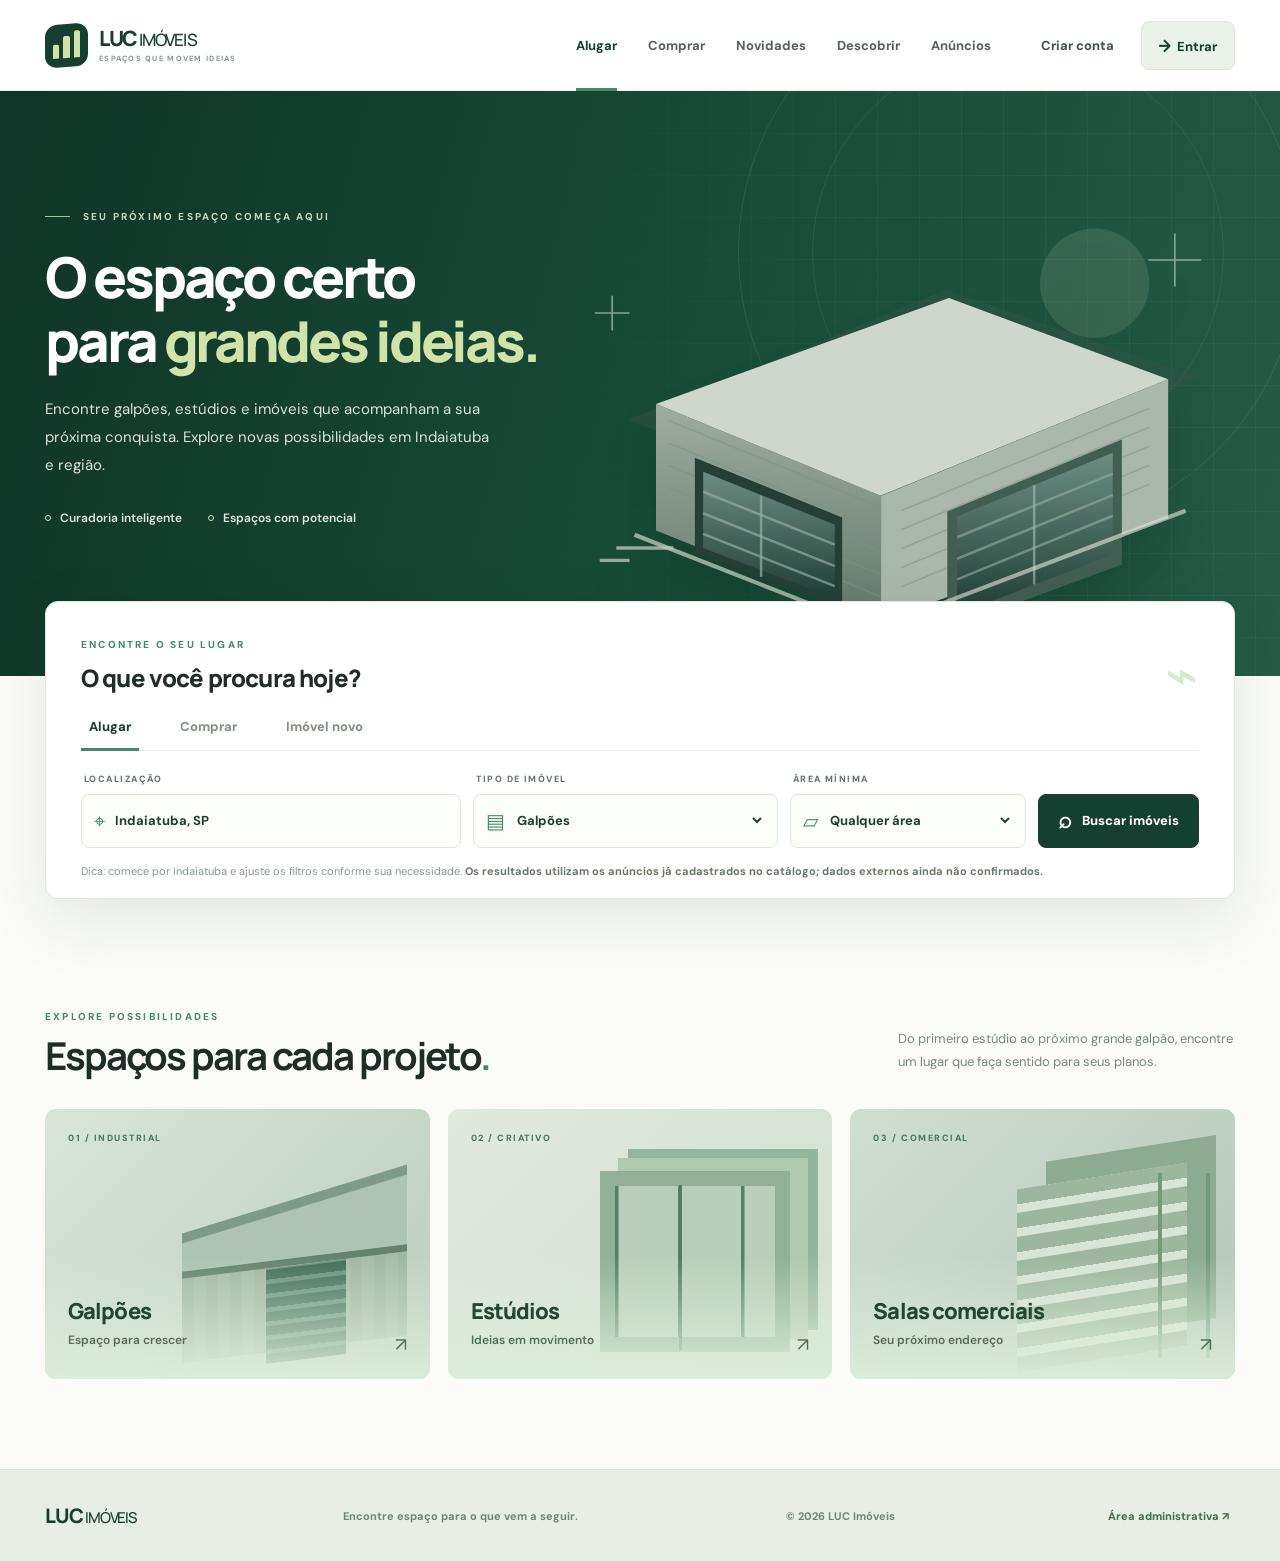
<file: index.html>
<!doctype html>
<html lang="pt-BR">
<head>
  <meta charset="utf-8">
  <meta name="viewport" content="width=device-width, initial-scale=1">
  <meta name="theme-color" content="#153f30">
  <meta name="description" content="LUC Imóveis: um novo jeito de explorar galpões, estúdios e espaços com potencial.">
  <title>LUC Imóveis | Espaço para o próximo passo</title>
  <link rel="stylesheet" href="styles.css">
  <script src="app.js" defer></script>
</head>
<body>
  <a class="skip-link" href="#conteudo">Ir para o conteúdo</a>
  <header class="site-header">
    <div class="header-inner container">
      <a href="#inicio" class="brand" aria-label="LUC Imóveis, início">
        <span class="brand-mark" aria-hidden="true"><span></span><span></span><span></span></span>
        <span class="brand-name">LUC <span>IMÓVEIS</span><small>ESPAÇOS QUE MOVEM IDEIAS</small></span>
      </a>
      <button class="mobile-menu-button" id="menu-button" type="button" aria-label="Abrir menu" aria-controls="main-menu" aria-expanded="false">
        <span></span><span></span><span></span>
      </button>
      <nav class="main-nav" id="main-menu" aria-label="Navegação principal">
        <a class="nav-link active" href="#buscar" data-nav="alugar">Alugar</a>
        <a class="nav-link" href="#buscar" data-nav="comprar">Comprar</a>
        <a class="nav-link" href="novidades.html">Novidades</a>
        <a class="nav-link" href="#descobrir">Descobrir</a>
        <a class="nav-link" href="novidades.html#catalog-main">Anúncios</a>
      </nav>
      <div class="header-actions">
        <button type="button" class="text-action" data-coming-soon="criar conta">Criar conta</button>
        <button type="button" class="login-button" data-coming-soon="entrar"><span class="login-icon" aria-hidden="true">↗</span> Entrar</button>
      </div>
    </div>
  </header>

  <main id="conteudo">
    <section class="hero" id="inicio" aria-labelledby="hero-title">
      <div class="hero-illustration" aria-hidden="true">
        <div class="illustration-grid"></div>
        <svg class="warehouse-art" viewBox="0 0 850 650" xmlns="http://www.w3.org/2000/svg" fill="none" role="presentation">
          <defs><linearGradient id="wall" x1="0" y1="0" x2="0" y2="1"><stop stop-color="#a8b2a7"/><stop offset="1" stop-color="#667c70"/></linearGradient><linearGradient id="glass" x1="0" y1="0" x2="0" y2="1"><stop stop-color="#719187"/><stop offset="1" stop-color="#203e36"/></linearGradient></defs>
          <path d="M100 355 484 198l306 106-381 171z" fill="#38564c" opacity=".44"/>
          <path d="M133 336 487 208l265 98-348 141z" fill="#d9ded5"/>
          <path d="m133 336 272 111v151L133 489z" fill="url(#wall)"/>
          <path d="m405 447 347-141v168L405 598z" fill="#b2bdb2"/>
          <path d="m148 356 257 105M148 383l257 105M148 410l257 105M148 437l257 105M148 464l257 105" stroke="#82968a" stroke-width="2" opacity=".54"/>
          <path d="m429 465 300-124M429 488l300-124M429 511l300-124M429 534l300-124M429 557l300-124" stroke="#8e9d91" stroke-width="2" opacity=".6"/>
          <path d="m180 401 178 72v111l-178-69z" fill="#263f37"/>
          <path d="m190 418 159 64v89l-159-61z" fill="url(#glass)"/>
          <path d="m190 442 159 64M190 468l159 64M190 493l159 63" stroke="#a0b6a9" stroke-width="3" opacity=".65"/>
          <path d="m260 447 0 98" stroke="#a0b6a9" stroke-width="3" opacity=".7"/>
          <path d="m485 466 211-87v151l-211 78z" fill="#435f54"/>
          <path d="m497 472 188-77v123l-188 72z" fill="url(#glass)"/>
          <path d="m497 497 188-77M497 523l188-77M497 548l188-77" stroke="#9fb3a5" stroke-width="3" opacity=".6"/>
          <path d="M590 434v120" stroke="#a9bcae" stroke-width="3" opacity=".68"/>
          <path d="m107 494 290 114 376-143" stroke="#e6e7dc" stroke-width="5" opacity=".65"/>
          <path d="M87 510h65M625 577h95M67 525h32" stroke="#c7d3c8" stroke-width="4" stroke-linecap="square" opacity=".75"/>
          <circle cx="663" cy="190" r="66" fill="#b0c2a6" opacity=".17"/>
          <path d="M760 130v64m-32-32h64M80 205v42m-21-21h42" stroke="#b9d1bc" stroke-width="2" opacity=".7"/>
        </svg>
        <div class="art-caption"><span class="art-caption-line"></span> ARQUITETURA · POTENCIAL · FUTURO</div>
      </div>
      <div class="container hero-content">
        <div class="eyebrow"><span class="eyebrow-line"></span> SEU PRÓXIMO ESPAÇO COMEÇA AQUI</div>
        <h1 id="hero-title">O espaço certo<br>para <em>grandes ideias.</em></h1>
        <p>Encontre galpões, estúdios e imóveis que acompanham a sua próxima conquista. Explore novas possibilidades em Indaiatuba e região.</p>
        <div class="hero-highlights"><span><i aria-hidden="true"></i> Curadoria inteligente</span><span><i aria-hidden="true"></i> Espaços com potencial</span></div>
      </div>
      <div class="hero-index" aria-hidden="true">01 <span>/</span> 03</div>
    </section>

    <section class="search-overlap container" id="buscar" aria-labelledby="search-title">
      <div class="search-panel">
        <div class="search-heading"><div><span class="section-kicker">ENCONTRE O SEU LUGAR</span><h2 id="search-title">O que você procura hoje?</h2></div><span class="search-decoration" aria-hidden="true">⌁</span></div>
        <form id="search-form" novalidate>
          <div class="purpose-tabs" role="group" aria-label="Finalidade da busca">
            <button type="button" class="purpose-tab selected" data-purpose="alugar" aria-pressed="true">Alugar</button>
            <button type="button" class="purpose-tab" data-purpose="comprar" aria-pressed="false">Comprar</button>
            <button type="button" class="purpose-tab" data-purpose="novo" aria-pressed="false">Imóvel novo</button>
          </div>
          <div class="search-fields">
            <label class="field field-location"><span class="field-label">LOCALIZAÇÃO</span><span class="field-control"><span class="field-icon" aria-hidden="true">⌖</span><input id="location" name="location" autocomplete="address-level2" placeholder="Cidade ou bairro" value="Indaiatuba, SP"></span></label>
            <label class="field field-type"><span class="field-label">TIPO DE IMÓVEL</span><span class="field-control"><span class="field-icon" aria-hidden="true">▤</span><select id="property-type" name="type"><option value="todos">Todos os tipos</option><option value="galpao" selected>Galpões</option><option value="estudio">Estúdios</option><option value="comercial">Salas comerciais</option><option value="terreno">Terrenos</option></select></span></label>
            <label class="field field-area"><span class="field-label">ÁREA MÍNIMA</span><span class="field-control"><span class="field-icon" aria-hidden="true">▱</span><select id="min-area" name="min-area"><option value="0">Qualquer área</option><option value="100">100 m²</option><option value="150">150 m²</option><option value="200">200 m²</option><option value="250">250 m²</option><option value="300">300 m²</option><option value="350">350 m²</option><option value="400">400 m²</option><option value="500">500 m²</option><option value="750">750 m²</option><option value="1000">1.000 m²</option><option value="1250">1.250 m²</option><option value="1500">1.500 m²</option><option value="1750">1.750 m²</option><option value="2000">2.000 m²</option></select></span></label>
            <button class="search-submit" type="submit"><span aria-hidden="true">⌕</span> Buscar imóveis</button>
          </div>
        </form>
        <p class="search-note">Dica: comece por Indaiatuba e ajuste os filtros conforme sua necessidade. <strong>Os resultados utilizam os anúncios já cadastrados no catálogo; dados externos ainda não confirmados.</strong></p>
      </div>
    </section>

    <section class="discover-section container" id="descobrir" aria-labelledby="discover-title">
      <div class="section-header"><div><span class="section-kicker">EXPLORE POSSIBILIDADES</span><h2 id="discover-title">Espaços para cada projeto<span class="green-period">.</span></h2></div><p>Do primeiro estúdio ao próximo grande galpão, encontre um lugar que faça sentido para seus planos.</p></div>
      <div class="category-grid">
        <a href="galpoes.html" class="category-card category-galpao" data-category="galpao" aria-label="Ver todos os galpões"><span class="category-number">01 / INDUSTRIAL</span><span class="category-graphic" aria-hidden="true"><span class="mini-roof"></span><span class="mini-building"></span><span class="mini-door"></span></span><span class="category-info"><strong>Galpões</strong><span>Espaço para crescer <b aria-hidden="true">↗</b></span></span></a>
        <a href="estudios.html" class="category-card category-estudio" data-category="estudio" aria-label="Ver todos os estúdios"><span class="category-number">02 / CRIATIVO</span><span class="category-graphic" aria-hidden="true"><span class="studio-window"></span><span class="studio-panel"></span></span><span class="category-info"><strong>Estúdios</strong><span>Ideias em movimento <b aria-hidden="true">↗</b></span></span></a>
        <a href="salas-comerciais.html" class="category-card category-comercial" data-category="comercial" aria-label="Ver salas e espaços comerciais"><span class="category-number">03 / COMERCIAL</span><span class="category-graphic" aria-hidden="true"><span class="commercial-block"></span><span class="commercial-lines"></span></span><span class="category-info"><strong>Salas comerciais</strong><span>Seu próximo endereço <b aria-hidden="true">↗</b></span></span></a>
      </div>
    </section>
  </main>
  <footer class="site-footer"><div class="container footer-inner"><a href="#inicio" class="footer-logo">LUC <span>IMÓVEIS</span></a><span>Encontre espaço para o que vem a seguir.</span><span>© <span id="year">2026</span> LUC Imóveis</span><button type="button" class="footer-admin" data-coming-soon="área administrativa">Área administrativa ↗</button></div></footer>
  <dialog id="soon-dialog" class="soon-dialog" aria-labelledby="soon-title"><form method="dialog"><button class="close-dialog" aria-label="Fechar">×</button><span class="section-kicker">PRÓXIMA ETAPA</span><h2 id="soon-title">Em desenvolvimento</h2><p id="soon-description">Essa funcionalidade será implementada nas próximas etapas.</p><button class="dialog-okay" value="close">Entendi</button></form></dialog>
</body>
</html>
</file>
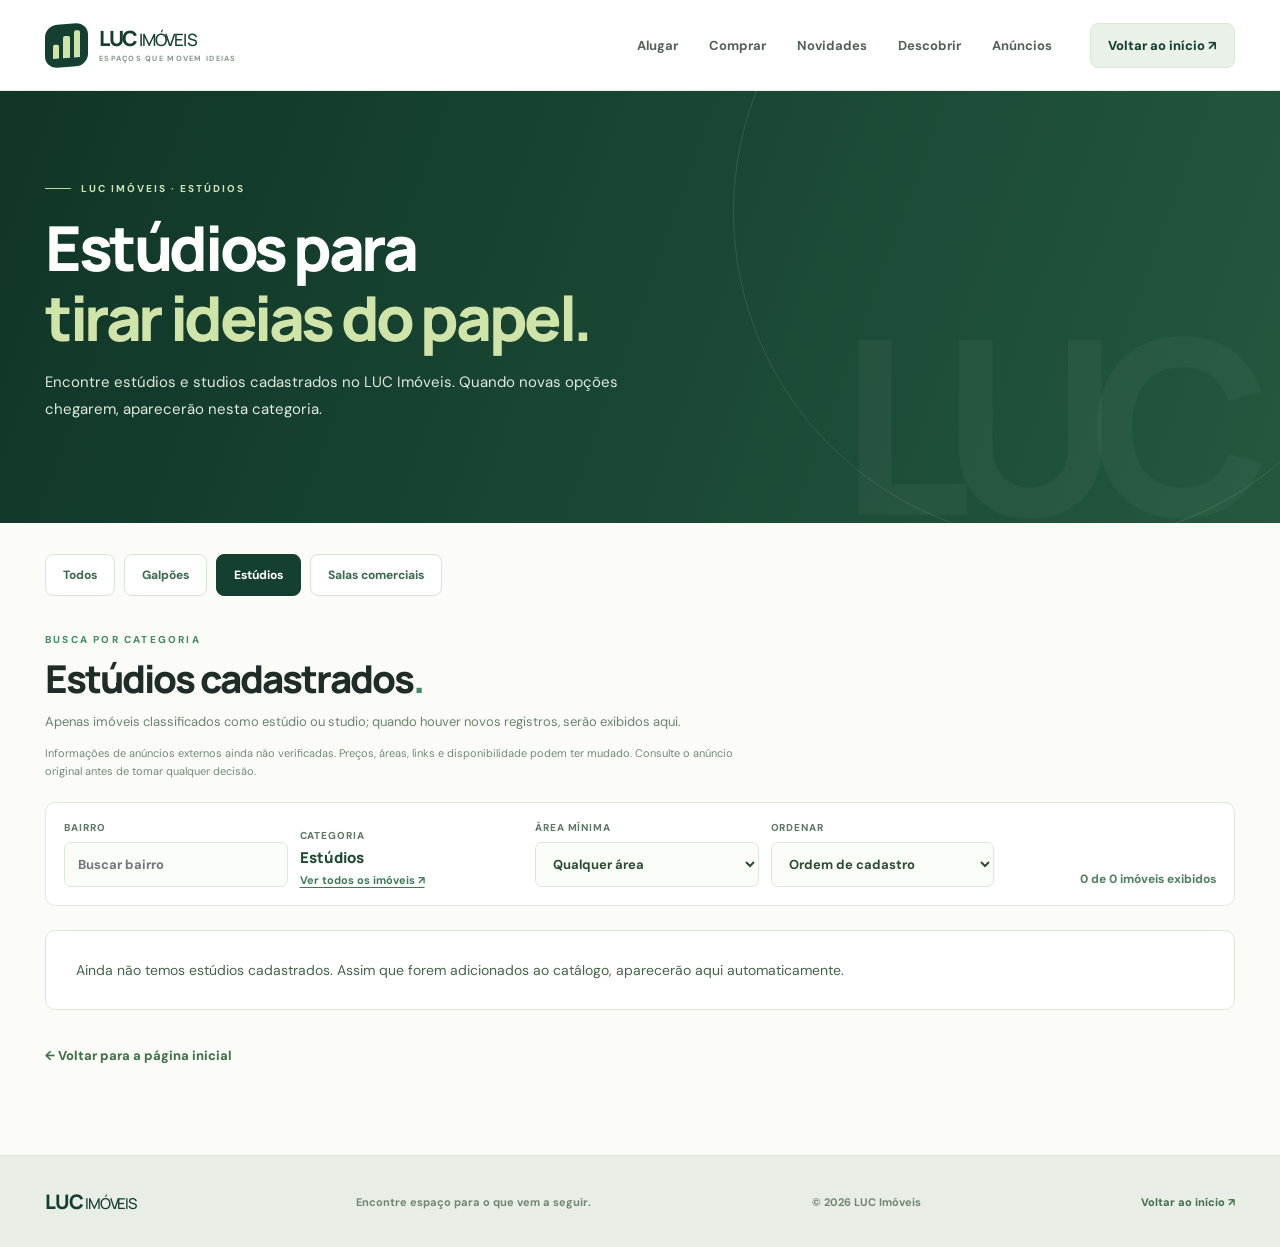
<file: estudios.html>
<!doctype html>
<html lang="pt-BR">
<head>
  <meta charset="utf-8">
  <meta name="viewport" content="width=device-width, initial-scale=1">
  <meta name="theme-color" content="#153f30">
  <meta name="description" content="Estúdios cadastrados no LUC Imóveis em Indaiatuba, com filtros de bairro e área.">
  <title>Estúdios | LUC Imóveis</title>
  <link rel="stylesheet" href="styles.css">
  <link rel="stylesheet" href="lancamentos.css">
  <script src="catalogo.js" defer></script>
</head>
<body data-categoria="estudio">
  <a class="skip-link" href="#catalog-main">Ir para os imóveis</a>
  <header class="site-header">
    <div class="header-inner container">
      <a href="index.html" class="brand" aria-label="LUC Imóveis, início">
        <span class="brand-mark" aria-hidden="true"><span></span><span></span><span></span></span>
        <span class="brand-name">LUC <span>IMÓVEIS</span><small>ESPAÇOS QUE MOVEM IDEIAS</small></span>
      </a>
      <nav class="main-nav" id="main-menu" aria-label="Navegação principal">
        <a class="nav-link" href="index.html#buscar">Alugar</a>
        <a class="nav-link" href="index.html#buscar">Comprar</a>
        <a class="nav-link" href="novidades.html">Novidades</a>
        <a class="nav-link" href="index.html#descobrir">Descobrir</a>
        <a class="nav-link" href="#catalog-main">Anúncios</a>
      </nav>
      <a href="index.html" class="login-button">Voltar ao início ↗</a>
      <button id="catalog-mobile-button" class="catalog-mobile-toggle" type="button" aria-label="Abrir menu" aria-expanded="false" aria-controls="main-menu"><span></span><span></span><span></span></button>
    </div>
  </header>
  <main id="catalog-main">
    <section class="catalog-hero" aria-labelledby="catalog-title">
      <div class="container">
        <span class="catalog-kicker">LUC IMÓVEIS · ESTÚDIOS</span>
        <h1 id="catalog-title">Estúdios para<br><em>tirar ideias do papel.</em></h1>
        <p>Encontre estúdios e studios cadastrados no LUC Imóveis. Quando novas opções chegarem, aparecerão nesta categoria.</p>
      </div>
    </section>
    <section class="catalog-main container" aria-labelledby="catalog-list-title">
      <nav class="catalog-category-tabs" aria-label="Explorar tipos de imóvel">
        <a href="novidades.html">Todos</a>
        <a href="galpoes.html">Galpões</a>
        <a href="estudios.html" class="current" aria-current="page">Estúdios</a>
        <a href="salas-comerciais.html">Salas comerciais</a>
      </nav>

      <div class="catalog-heading">
        <div><span class="section-kicker">BUSCA POR CATEGORIA</span><h2 id="catalog-list-title">Estúdios cadastrados<span class="green-period">.</span></h2><p>Apenas imóveis classificados como estúdio ou studio; quando houver novos registros, serão exibidos aqui.</p><p class="catalog-data-note">Informações de anúncios externos ainda não verificadas. Preços, áreas, links e disponibilidade podem ter mudado. Consulte o anúncio original antes de tomar qualquer decisão.</p></div>
      </div>
      <div class="catalog-controls" aria-label="Filtros da vitrine">
        <label class="catalog-control" for="catalog-bairro">BAIRRO
          <input type="search" id="catalog-bairro" placeholder="Buscar bairro" autocomplete="off">
        </label>
        <div class="catalog-control catalog-current-category"><span>CATEGORIA</span><strong>Estúdios</strong><a href="novidades.html">Ver todos os imóveis ↗</a></div>
        <label class="catalog-control" for="catalog-area">ÁREA MÍNIMA
          <select id="catalog-area"><option value="0">Qualquer área</option><option value="100">100 m²</option><option value="200">200 m²</option><option value="300">300 m²</option><option value="500">500 m²</option><option value="1000">1.000 m²</option><option value="1500">1.500 m²</option><option value="2000">2.000 m²</option></select>
        </label>
        <label class="catalog-control" for="catalog-sort">ORDENAR
          <select id="catalog-sort"><option value="original">Ordem de cadastro</option><option value="menor-preco">Menor preço informado</option><option value="maior-area">Maior área informada</option></select>
        </label>
        <output id="catalog-count" class="catalog-count" aria-live="polite">Carregando estúdios…</output>
      </div>
      <div class="catalog-grid" id="catalog-cards" aria-label="Estúdios adicionados ao catálogo"></div>
      <div id="catalog-empty" class="catalog-empty" hidden>Ainda não temos estúdios cadastrados.</div>
      <noscript><div class="catalog-empty">Ative o JavaScript para visualizar os imóveis.</div></noscript>
      <a class="catalog-back" href="index.html">← Voltar para a página inicial</a>
    </section>
  </main>
  <footer class="site-footer"><div class="container footer-inner">
    <a href="index.html" class="footer-logo">LUC <span>IMÓVEIS</span></a>
    <span>Encontre espaço para o que vem a seguir.</span>
    <span>© <span id="catalog-year">2026</span> LUC Imóveis</span>
    <a class="footer-admin" href="index.html">Voltar ao início ↗</a>
  </div></footer>
</body>
</html>
</file>
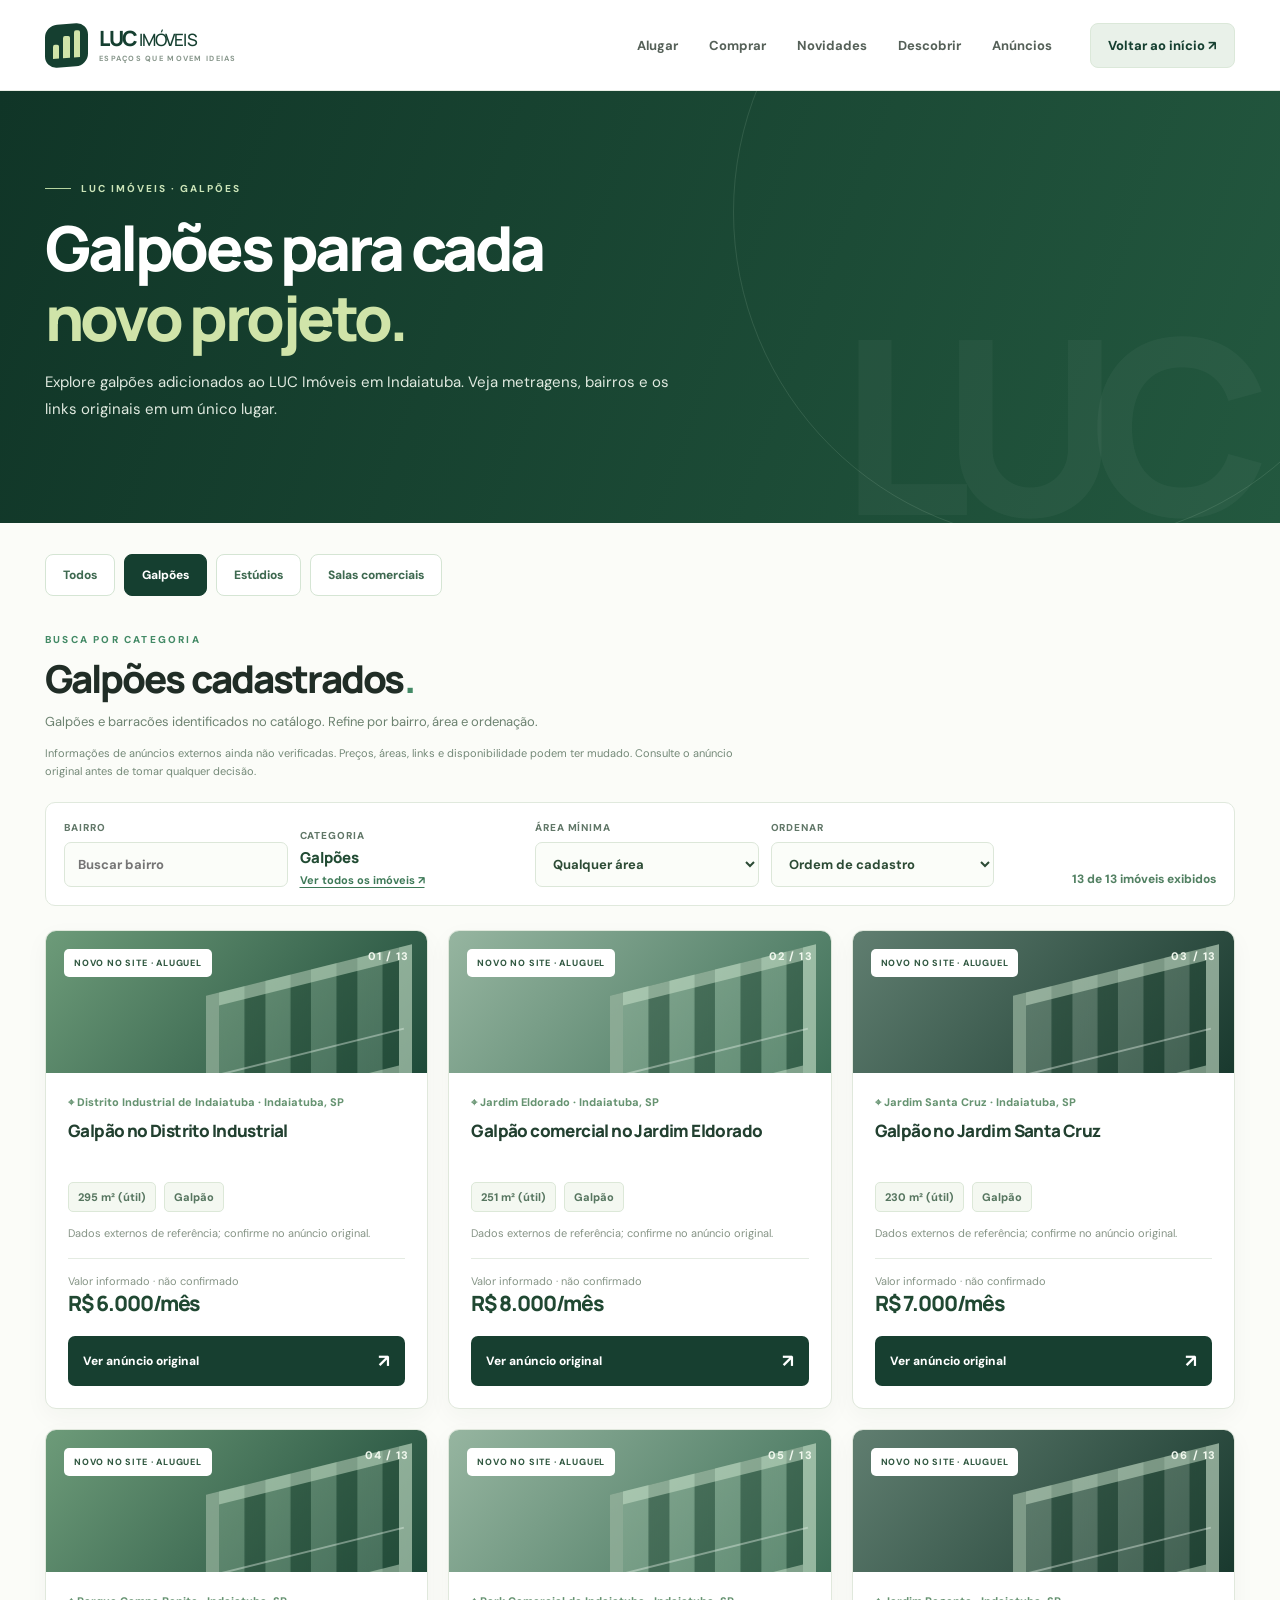
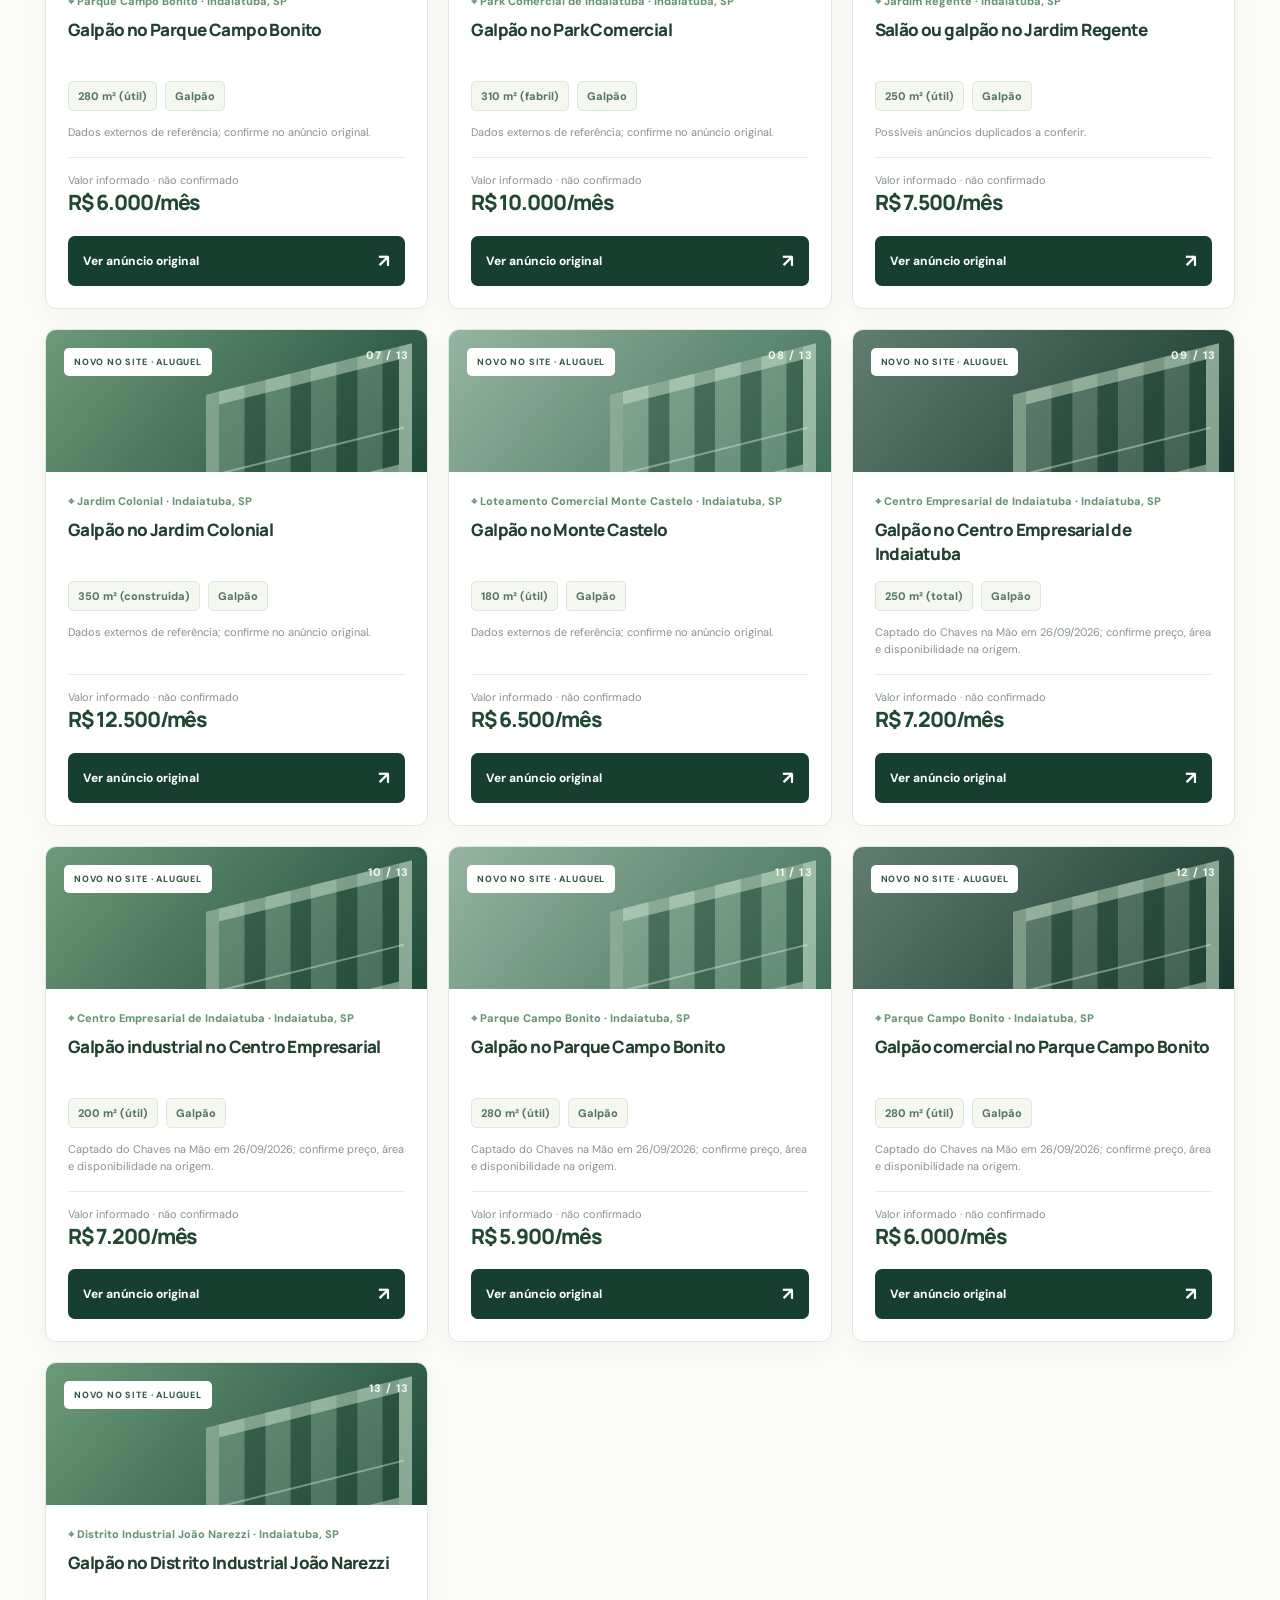
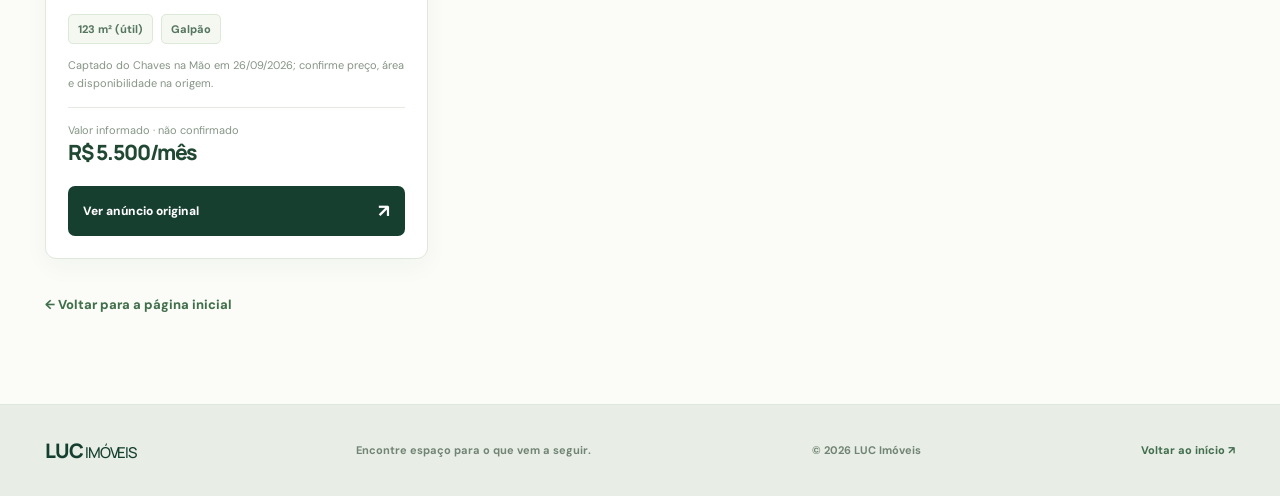
<file: galpoes.html>
<!doctype html>
<html lang="pt-BR">
<head>
  <meta charset="utf-8">
  <meta name="viewport" content="width=device-width, initial-scale=1">
  <meta name="theme-color" content="#153f30">
  <meta name="description" content="Galpões cadastrados no LUC Imóveis em Indaiatuba, com filtros de bairro e área.">
  <title>Galpões | LUC Imóveis</title>
  <link rel="stylesheet" href="styles.css">
  <link rel="stylesheet" href="lancamentos.css">
  <script src="catalogo.js" defer></script>
</head>
<body data-categoria="galpao">
  <a class="skip-link" href="#catalog-main">Ir para os imóveis</a>
  <header class="site-header">
    <div class="header-inner container">
      <a href="index.html" class="brand" aria-label="LUC Imóveis, início">
        <span class="brand-mark" aria-hidden="true"><span></span><span></span><span></span></span>
        <span class="brand-name">LUC <span>IMÓVEIS</span><small>ESPAÇOS QUE MOVEM IDEIAS</small></span>
      </a>
      <nav class="main-nav" id="main-menu" aria-label="Navegação principal">
        <a class="nav-link" href="index.html#buscar">Alugar</a>
        <a class="nav-link" href="index.html#buscar">Comprar</a>
        <a class="nav-link" href="novidades.html">Novidades</a>
        <a class="nav-link" href="index.html#descobrir">Descobrir</a>
        <a class="nav-link" href="#catalog-main">Anúncios</a>
      </nav>
      <a href="index.html" class="login-button">Voltar ao início ↗</a>
      <button id="catalog-mobile-button" class="catalog-mobile-toggle" type="button" aria-label="Abrir menu" aria-expanded="false" aria-controls="main-menu"><span></span><span></span><span></span></button>
    </div>
  </header>
  <main id="catalog-main">
    <section class="catalog-hero" aria-labelledby="catalog-title">
      <div class="container">
        <span class="catalog-kicker">LUC IMÓVEIS · GALPÕES</span>
        <h1 id="catalog-title">Galpões para cada<br><em>novo projeto.</em></h1>
        <p>Explore galpões adicionados ao LUC Imóveis em Indaiatuba. Veja metragens, bairros e os links originais em um único lugar.</p>
      </div>
    </section>
    <section class="catalog-main container" aria-labelledby="catalog-list-title">
      <nav class="catalog-category-tabs" aria-label="Explorar tipos de imóvel">
        <a href="novidades.html">Todos</a>
        <a href="galpoes.html" class="current" aria-current="page">Galpões</a>
        <a href="estudios.html">Estúdios</a>
        <a href="salas-comerciais.html">Salas comerciais</a>
      </nav>

      <div class="catalog-heading">
        <div><span class="section-kicker">BUSCA POR CATEGORIA</span><h2 id="catalog-list-title">Galpões cadastrados<span class="green-period">.</span></h2><p>Galpões e barracões identificados no catálogo. Refine por bairro, área e ordenação.</p><p class="catalog-data-note">Informações de anúncios externos ainda não verificadas. Preços, áreas, links e disponibilidade podem ter mudado. Consulte o anúncio original antes de tomar qualquer decisão.</p></div>
      </div>
      <div class="catalog-controls" aria-label="Filtros da vitrine">
        <label class="catalog-control" for="catalog-bairro">BAIRRO
          <input type="search" id="catalog-bairro" placeholder="Buscar bairro" autocomplete="off">
        </label>
        <div class="catalog-control catalog-current-category"><span>CATEGORIA</span><strong>Galpões</strong><a href="novidades.html">Ver todos os imóveis ↗</a></div>
        <label class="catalog-control" for="catalog-area">ÁREA MÍNIMA
          <select id="catalog-area"><option value="0">Qualquer área</option><option value="100">100 m²</option><option value="200">200 m²</option><option value="300">300 m²</option><option value="500">500 m²</option><option value="1000">1.000 m²</option><option value="1500">1.500 m²</option><option value="2000">2.000 m²</option></select>
        </label>
        <label class="catalog-control" for="catalog-sort">ORDENAR
          <select id="catalog-sort"><option value="original">Ordem de cadastro</option><option value="menor-preco">Menor preço informado</option><option value="maior-area">Maior área informada</option></select>
        </label>
        <output id="catalog-count" class="catalog-count" aria-live="polite">Carregando galpões…</output>
      </div>
      <div class="catalog-grid" id="catalog-cards" aria-label="Galpões adicionados ao catálogo"></div>
      <div id="catalog-empty" class="catalog-empty" hidden>Ainda não temos galpões cadastrados.</div>
      <noscript><div class="catalog-empty">Ative o JavaScript para visualizar os imóveis.</div></noscript>
      <a class="catalog-back" href="index.html">← Voltar para a página inicial</a>
    </section>
  </main>
  <footer class="site-footer"><div class="container footer-inner">
    <a href="index.html" class="footer-logo">LUC <span>IMÓVEIS</span></a>
    <span>Encontre espaço para o que vem a seguir.</span>
    <span>© <span id="catalog-year">2026</span> LUC Imóveis</span>
    <a class="footer-admin" href="index.html">Voltar ao início ↗</a>
  </div></footer>
</body>
</html>
</file>
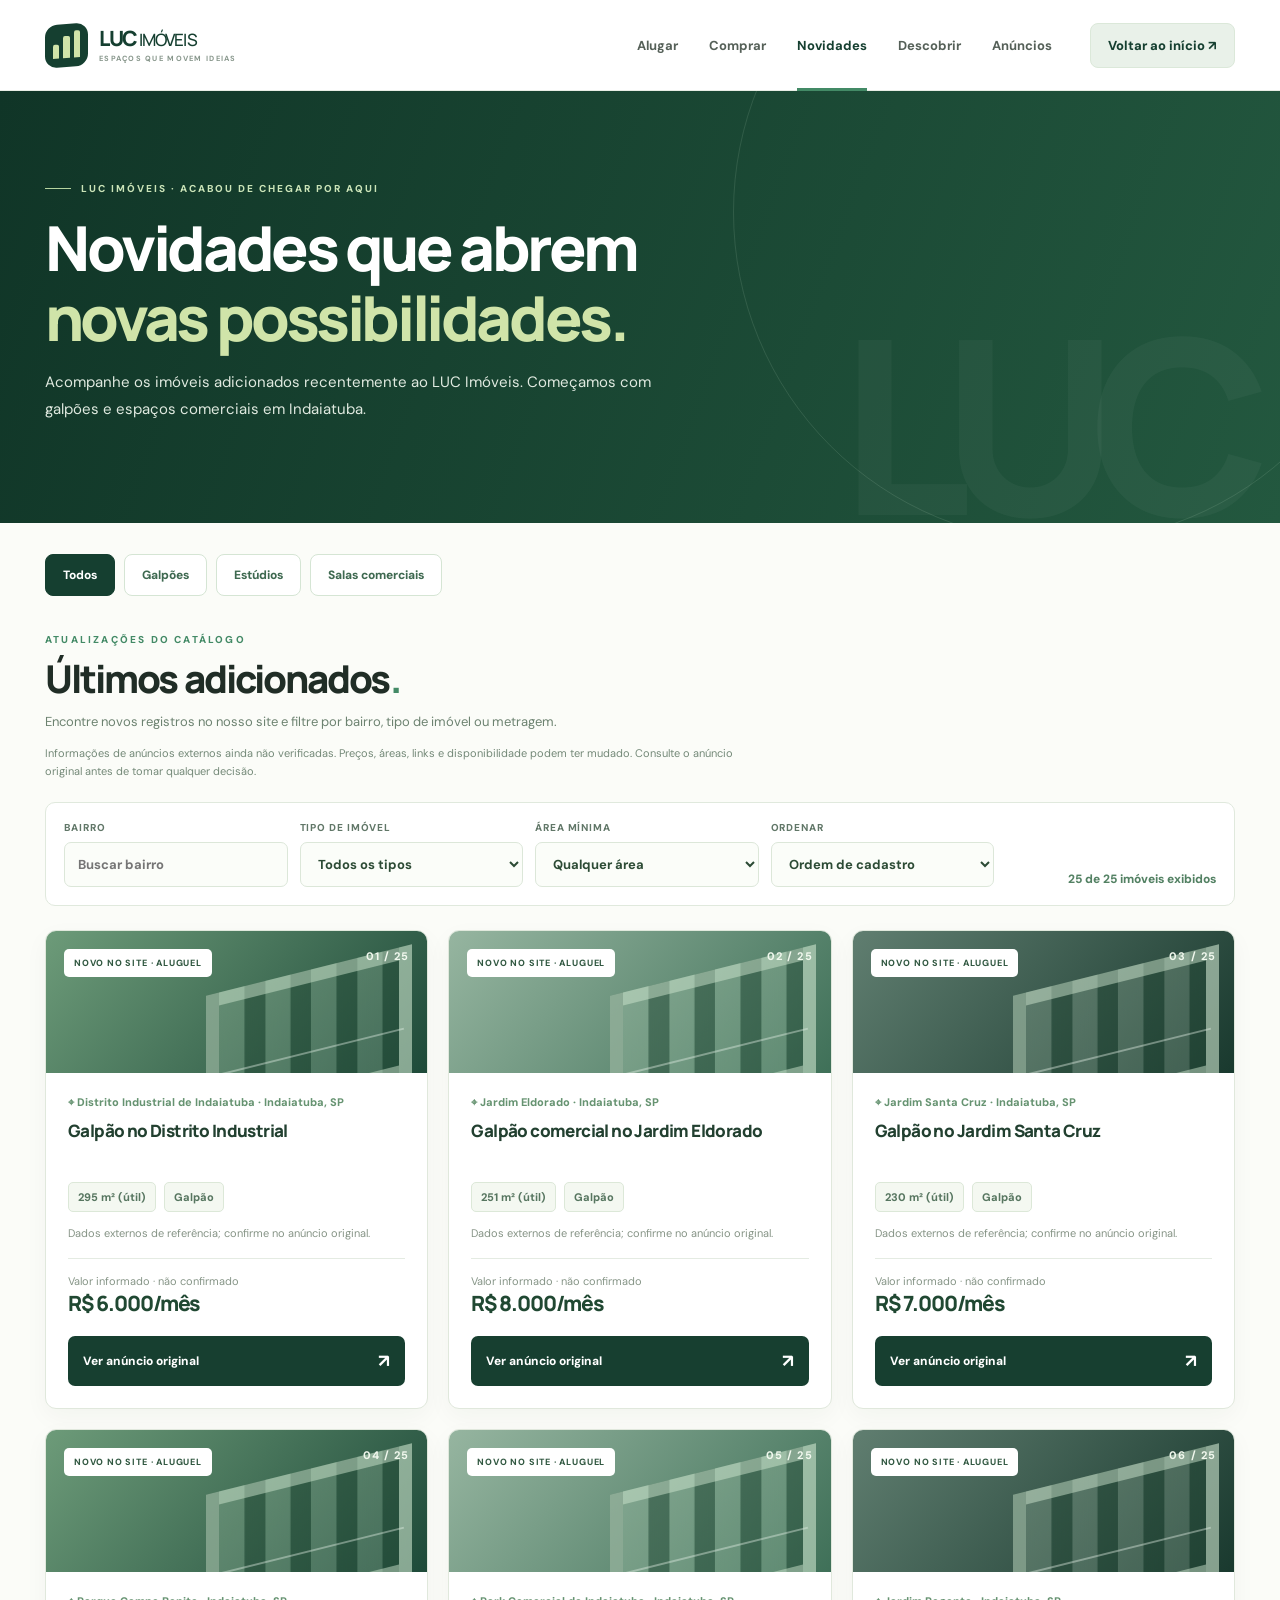
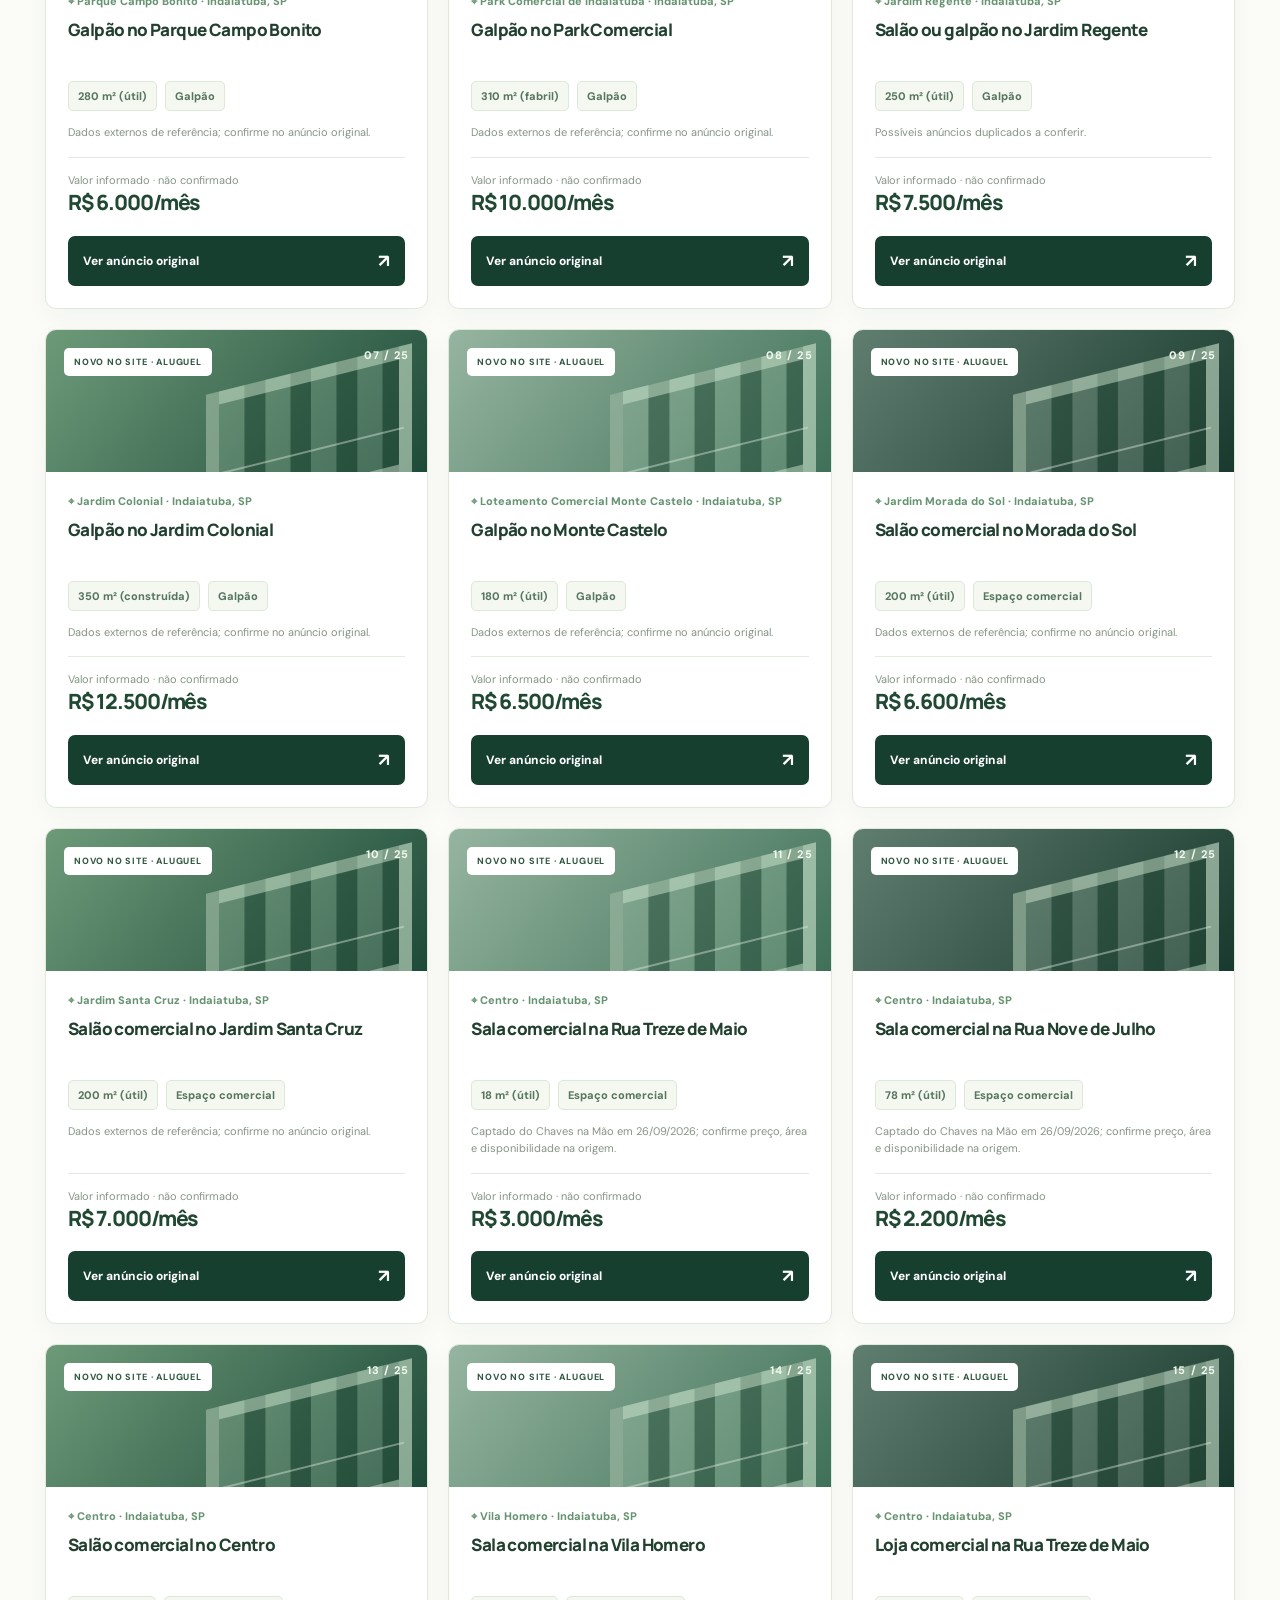
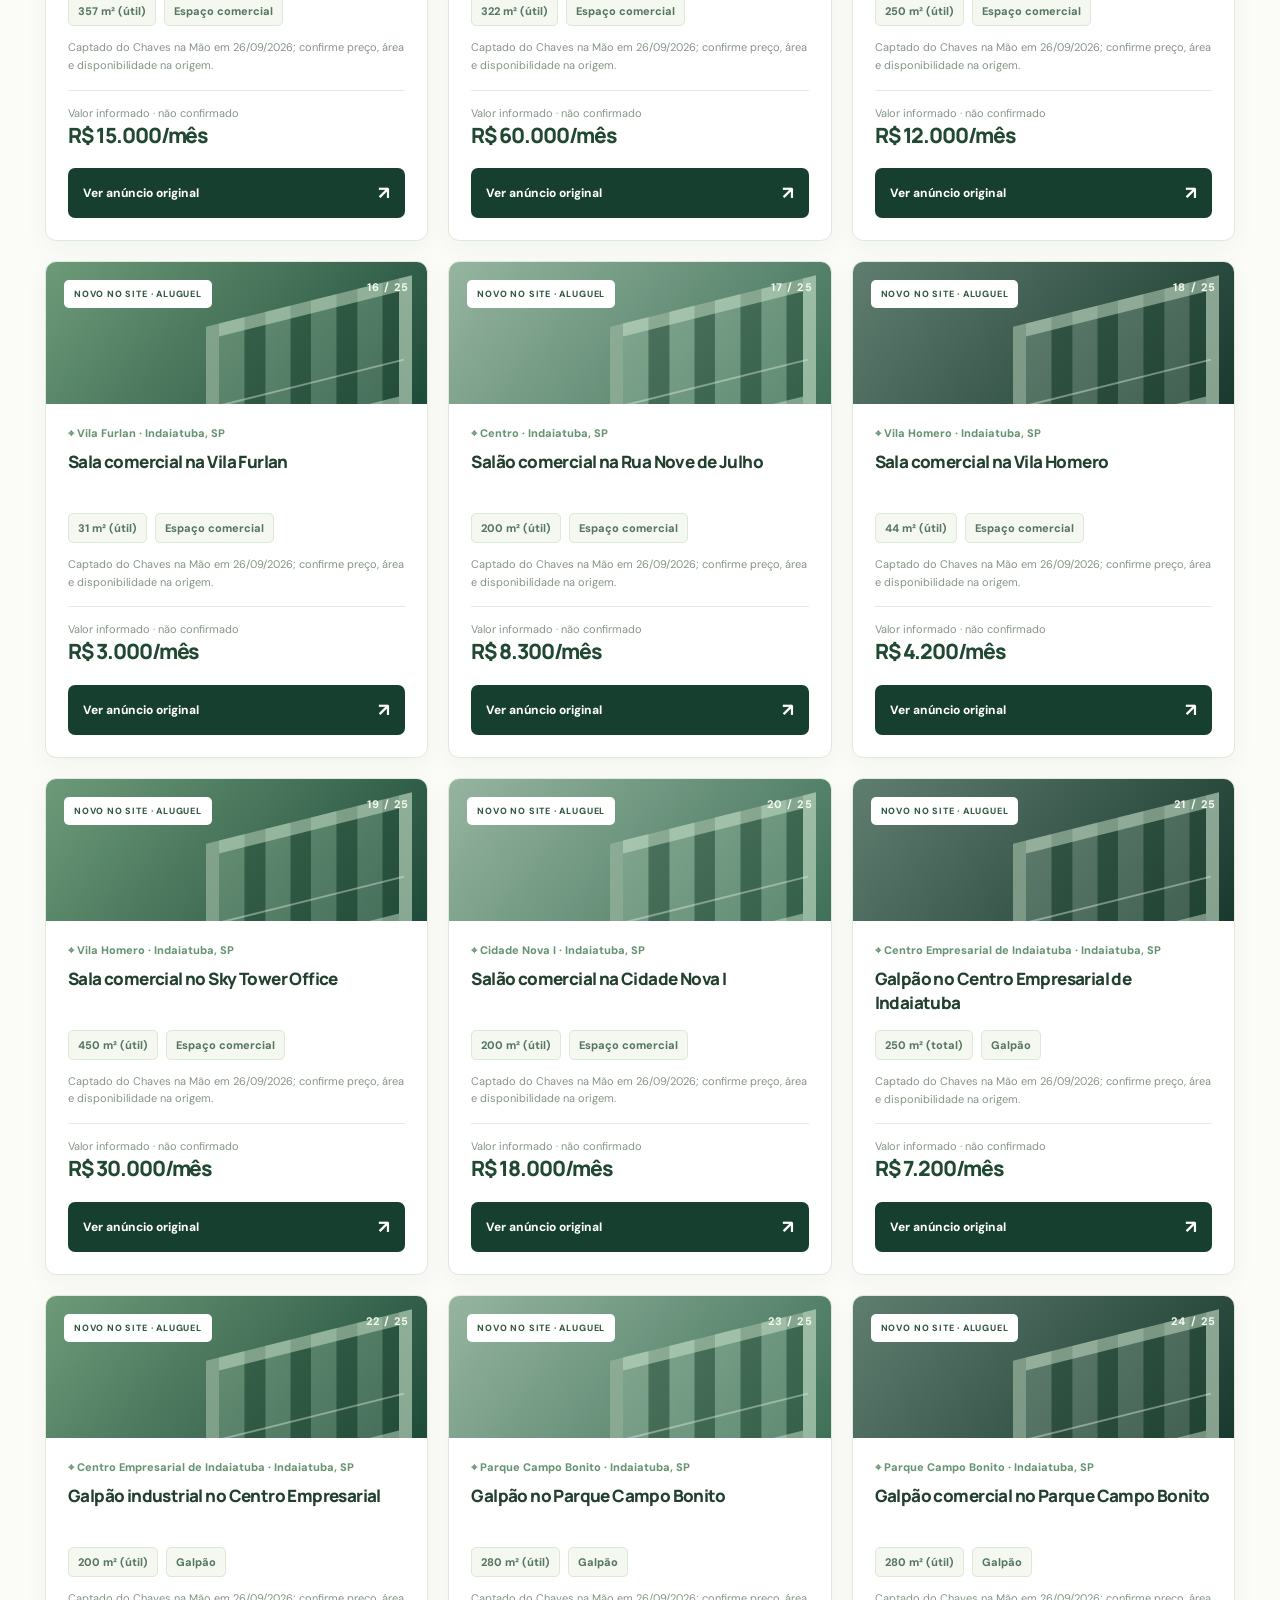
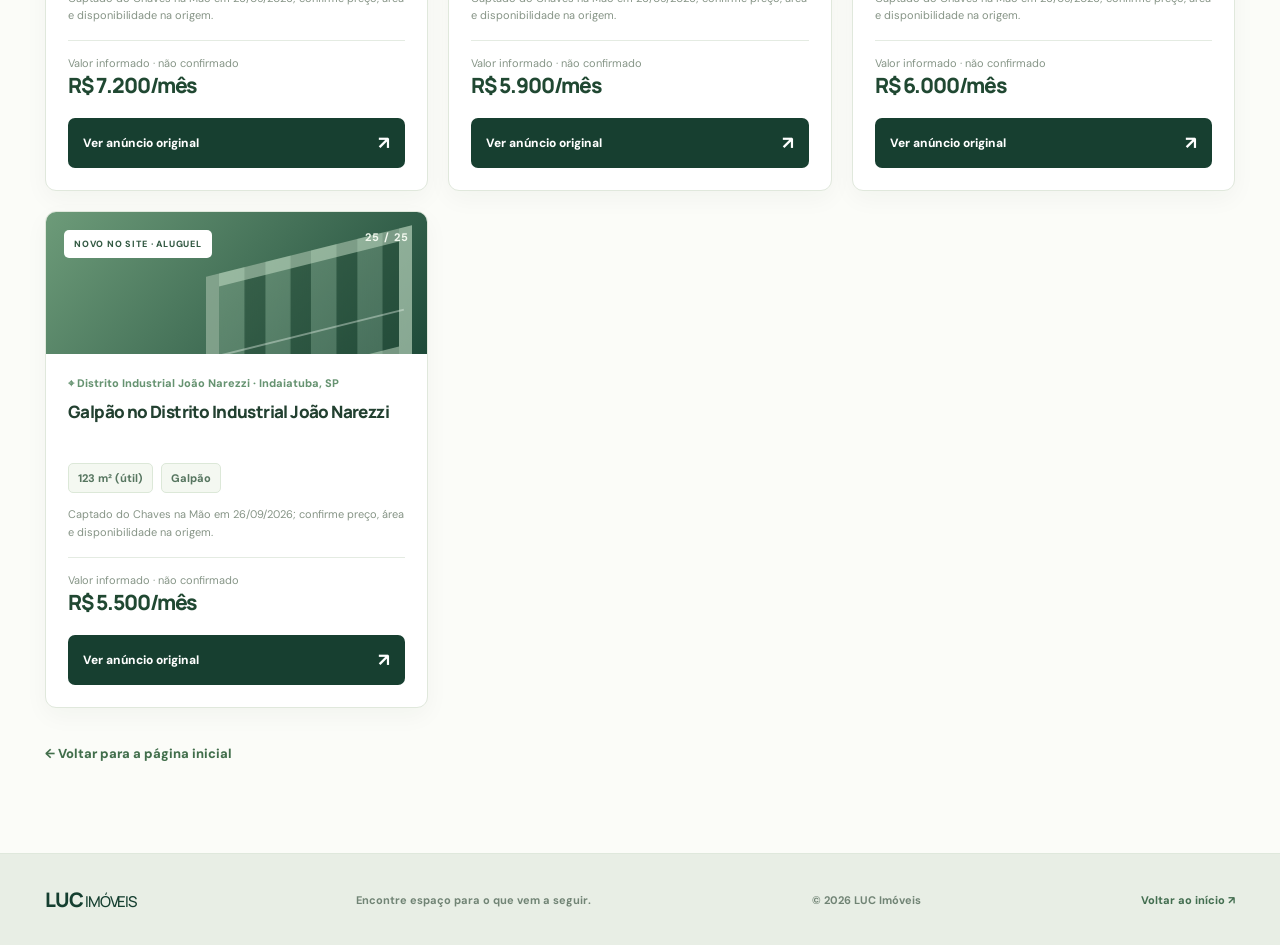
<file: lancamentos.html>
<!doctype html>
<html lang="pt-BR"><head><meta charset="utf-8"><meta name="viewport" content="width=device-width,initial-scale=1"><meta http-equiv="refresh" content="0;url=novidades.html"><link rel="canonical" href="novidades.html"><title>Novidades | LUC Imóveis</title></head><body><p>A página Lançamentos agora se chama <a href="novidades.html">Novidades</a>.</p></body></html>
</file>
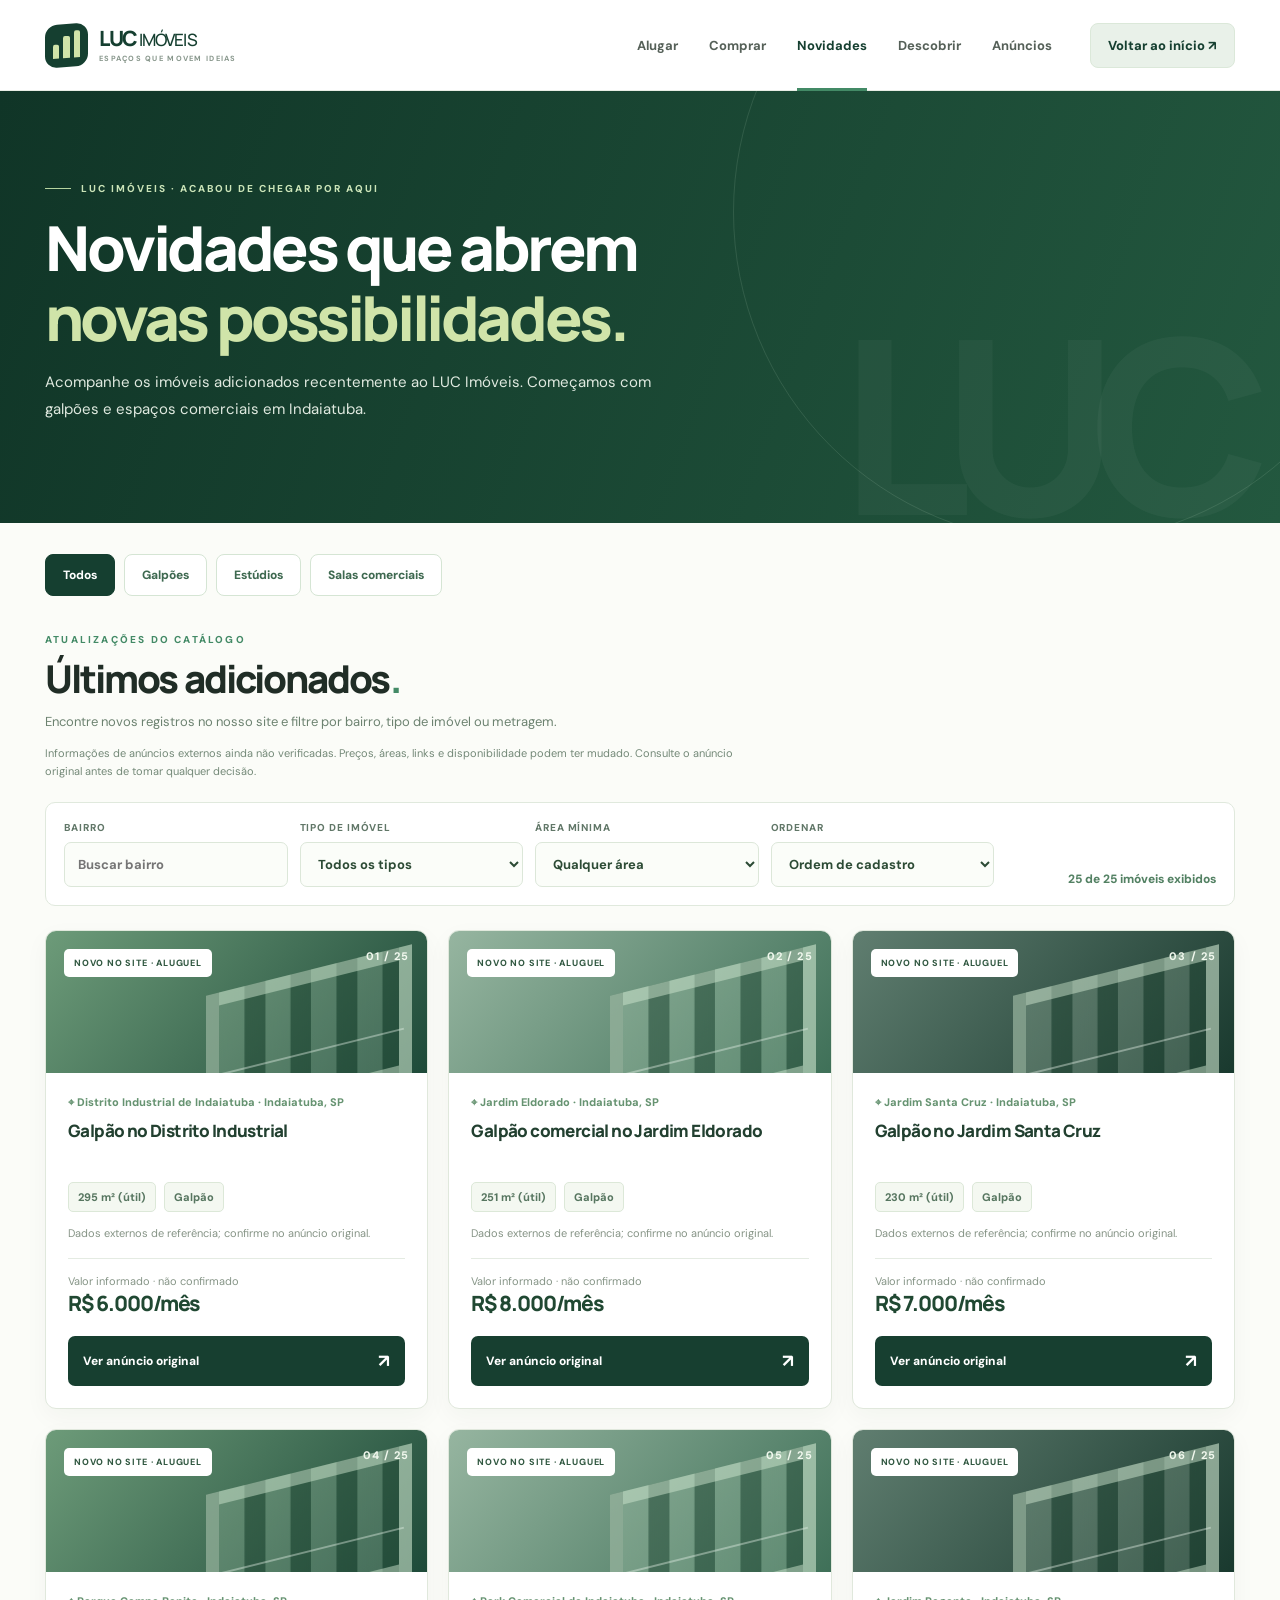
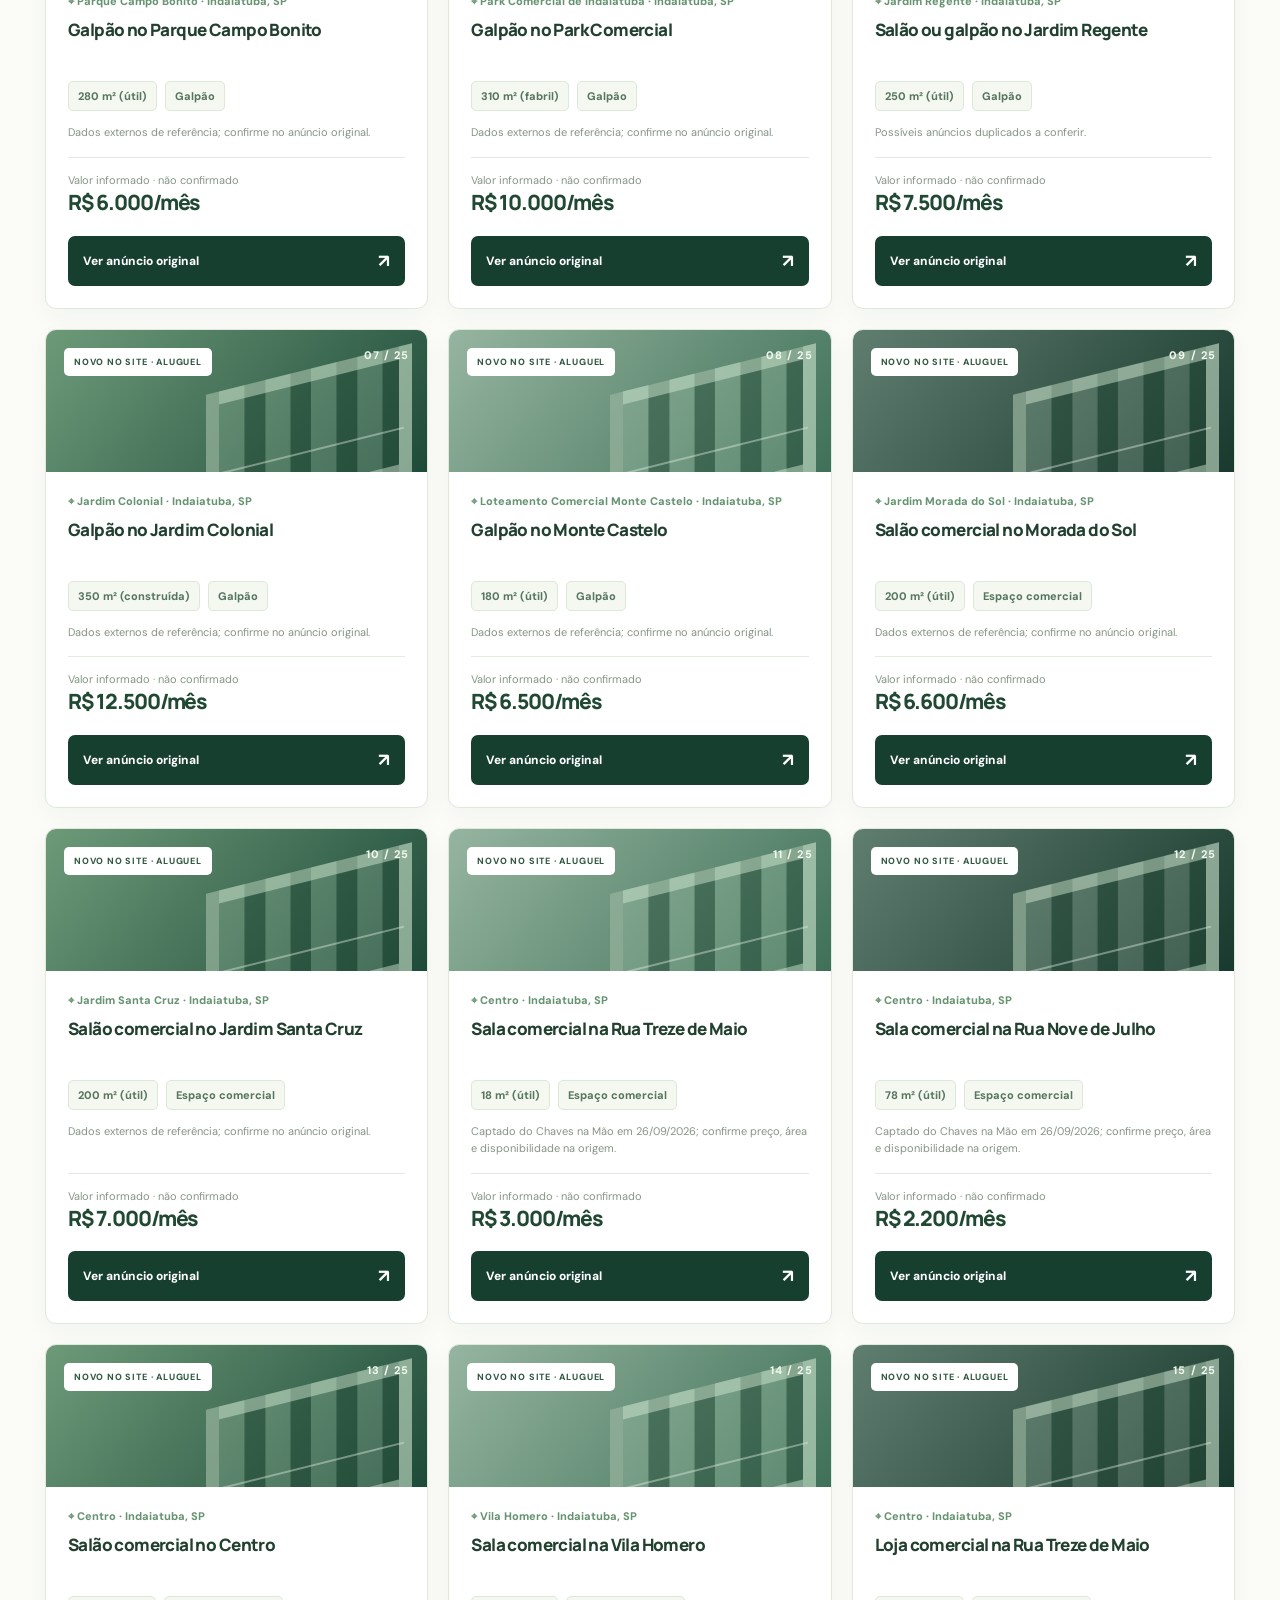
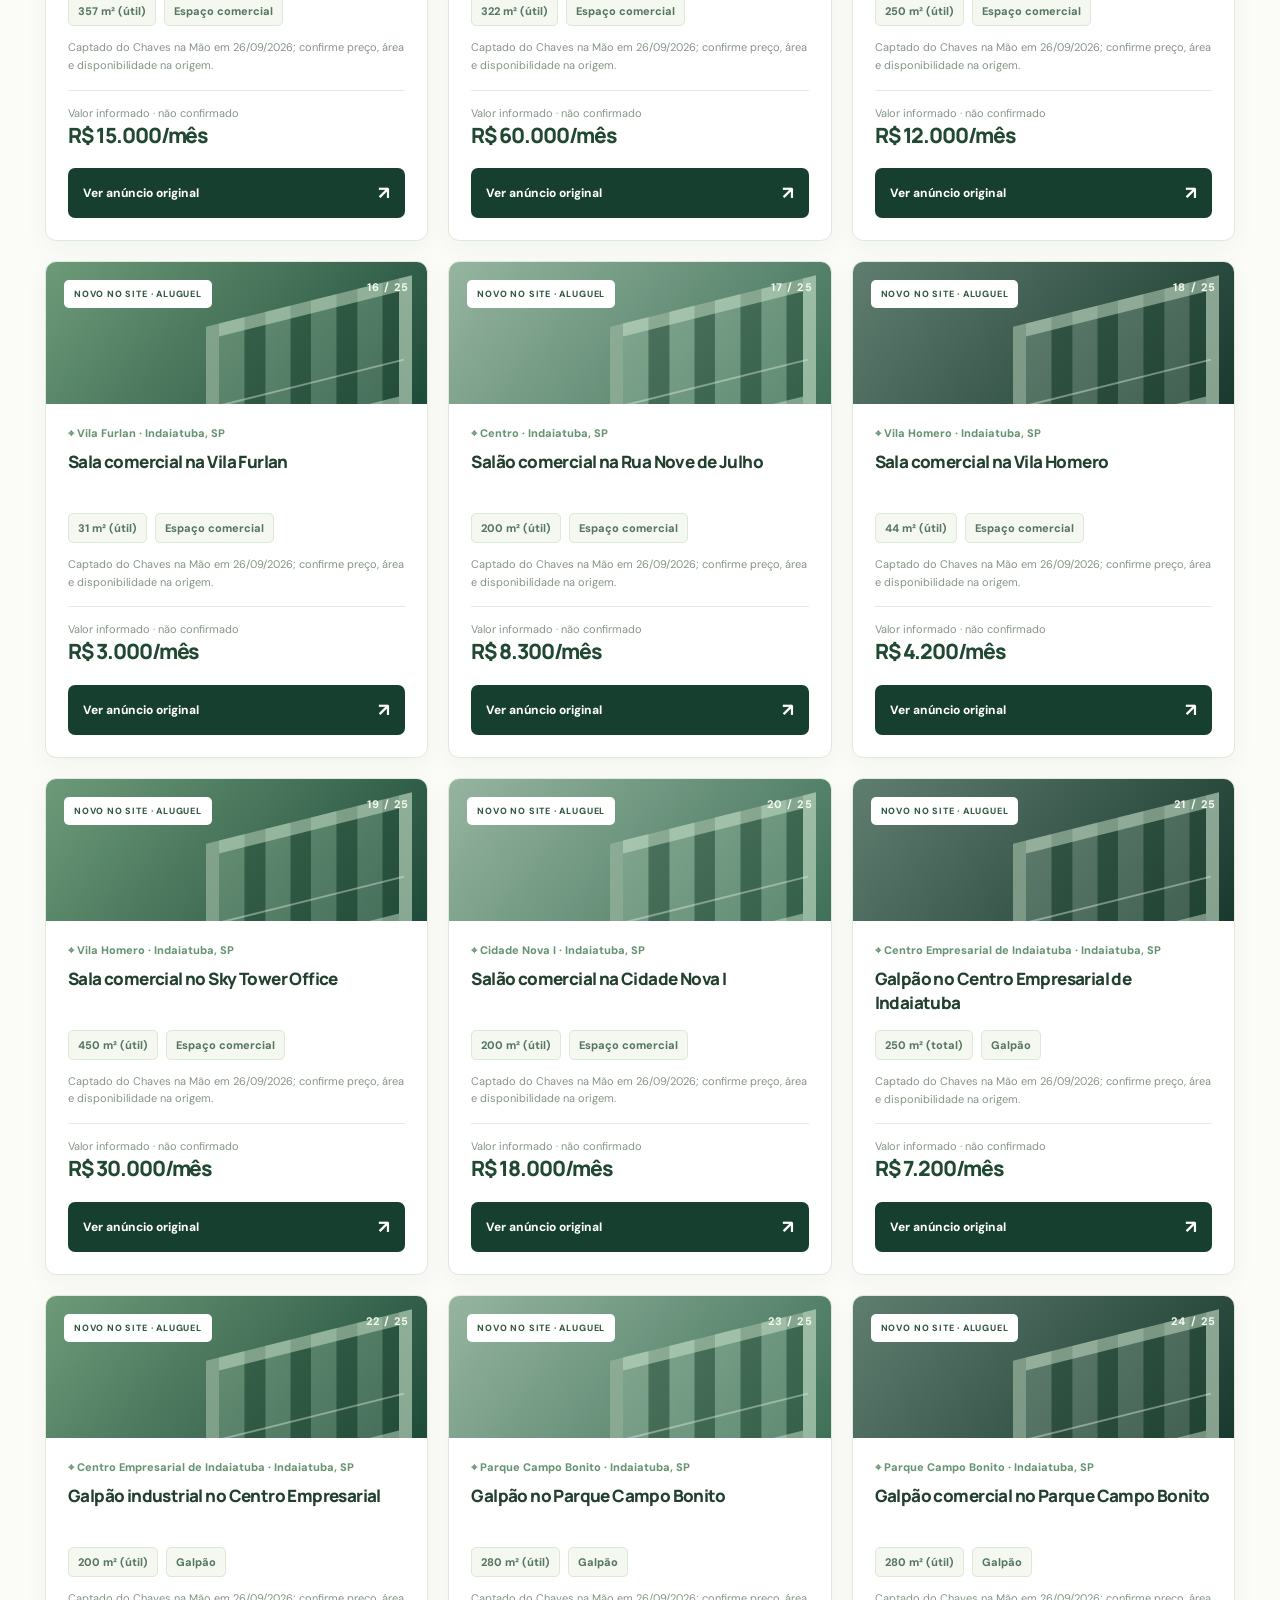
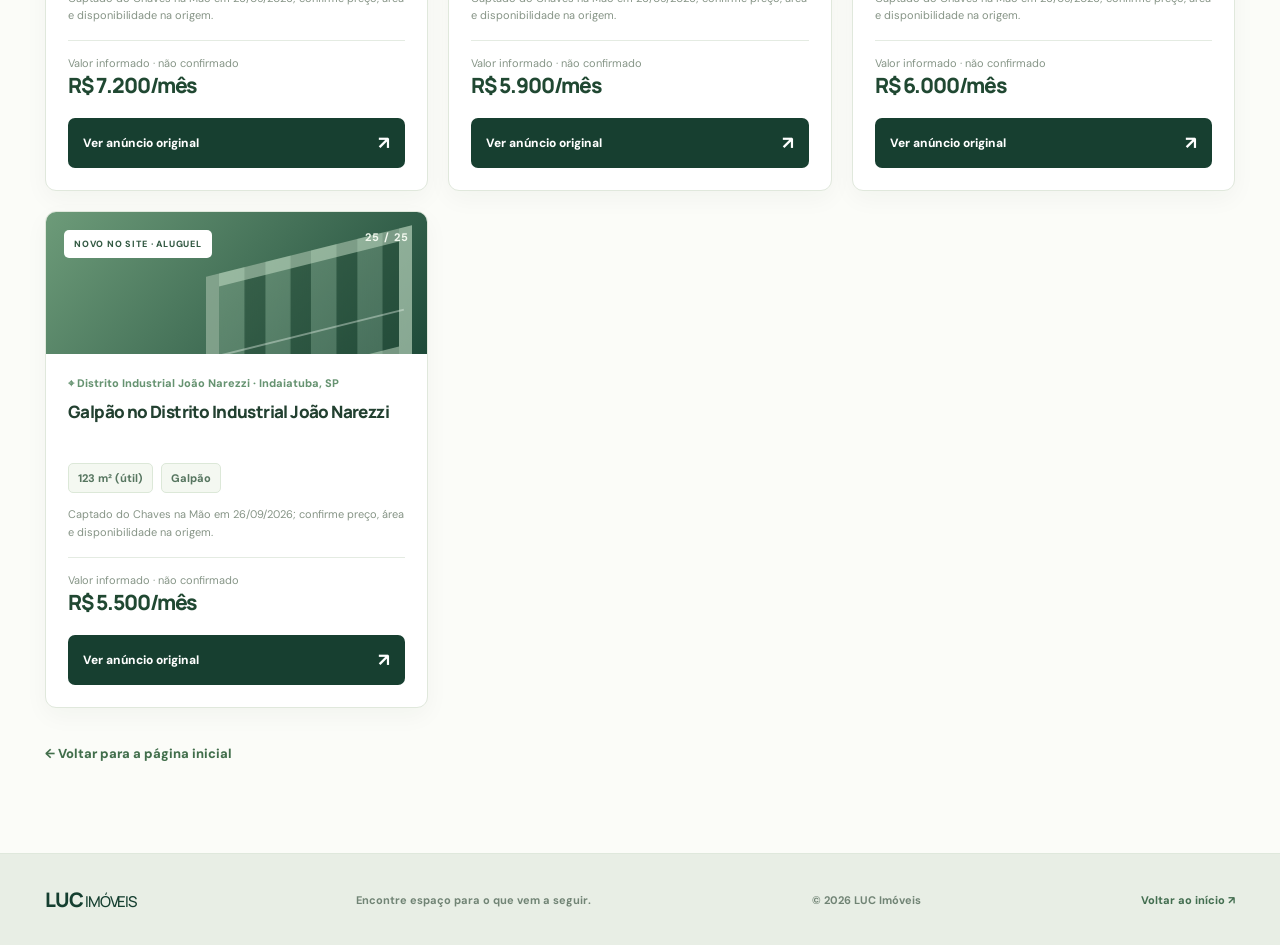
<file: novidades.html>
<!doctype html>
<html lang="pt-BR">
<head>
  <meta charset="utf-8">
  <meta name="viewport" content="width=device-width, initial-scale=1">
  <meta name="theme-color" content="#153f30">
  <meta name="description" content="Novidades do LUC Imóveis: conheça os últimos imóveis adicionados em Indaiatuba e consulte os anúncios originais.">
  <title>Novidades | LUC Imóveis</title>
  <link rel="stylesheet" href="styles.css">
  <link rel="stylesheet" href="lancamentos.css">
  <script src="catalogo.js" defer></script>
</head>
<body data-categoria="todos">
  <a class="skip-link" href="#catalog-main">Ir para os imóveis</a>
  <header class="site-header">
    <div class="header-inner container">
      <a href="index.html" class="brand" aria-label="LUC Imóveis, início">
        <span class="brand-mark" aria-hidden="true"><span></span><span></span><span></span></span>
        <span class="brand-name">LUC <span>IMÓVEIS</span><small>ESPAÇOS QUE MOVEM IDEIAS</small></span>
      </a>
      <nav class="main-nav" id="main-menu" aria-label="Navegação principal">
        <a class="nav-link" href="index.html#buscar">Alugar</a>
        <a class="nav-link" href="index.html#buscar">Comprar</a>
        <a class="nav-link active" href="novidades.html" aria-current="page">Novidades</a>
        <a class="nav-link" href="index.html#descobrir">Descobrir</a>
        <a class="nav-link" href="#catalog-main">Anúncios</a>
      </nav>
      <a href="index.html" class="login-button">Voltar ao início ↗</a>
      <button id="catalog-mobile-button" class="catalog-mobile-toggle" type="button" aria-label="Abrir menu" aria-expanded="false" aria-controls="main-menu"><span></span><span></span><span></span></button>
    </div>
  </header>
  <main id="catalog-main">
    <section class="catalog-hero" aria-labelledby="catalog-title">
      <div class="container">
        <span class="catalog-kicker">LUC IMÓVEIS · ACABOU DE CHEGAR POR AQUI</span>
        <h1 id="catalog-title">Novidades que abrem<br><em>novas possibilidades.</em></h1>
        <p>Acompanhe os imóveis adicionados recentemente ao LUC Imóveis. Começamos com galpões e espaços comerciais em Indaiatuba.</p>
      </div>
    </section>
    <section class="catalog-main container" aria-labelledby="catalog-list-title">
      <nav class="catalog-category-tabs" aria-label="Explorar tipos de imóvel">
        <a href="novidades.html" class="current" aria-current="page">Todos</a>
        <a href="galpoes.html">Galpões</a>
        <a href="estudios.html">Estúdios</a>
        <a href="salas-comerciais.html">Salas comerciais</a>
      </nav>
      <div class="catalog-heading">
        <div><span class="section-kicker">ATUALIZAÇÕES DO CATÁLOGO</span><h2 id="catalog-list-title">Últimos adicionados<span class="green-period">.</span></h2><p>Encontre novos registros no nosso site e filtre por bairro, tipo de imóvel ou metragem.</p><p class="catalog-data-note">Informações de anúncios externos ainda não verificadas. Preços, áreas, links e disponibilidade podem ter mudado. Consulte o anúncio original antes de tomar qualquer decisão.</p></div>
      </div>
      <div class="catalog-controls" aria-label="Filtros da vitrine">
        <label class="catalog-control" for="catalog-bairro">BAIRRO
          <input type="search" id="catalog-bairro" placeholder="Buscar bairro" autocomplete="off">
        </label>
        <label class="catalog-control" for="catalog-type">TIPO DE IMÓVEL
          <select id="catalog-type"><option value="todos">Todos os tipos</option><option value="galpao">Galpões</option><option value="estudio">Estúdios</option><option value="comercial">Salas e salões comerciais</option><option value="terreno">Terrenos</option></select>
        </label>
        <label class="catalog-control" for="catalog-area">ÁREA MÍNIMA
          <select id="catalog-area"><option value="0">Qualquer área</option><option value="100">100 m²</option><option value="200">200 m²</option><option value="300">300 m²</option><option value="500">500 m²</option><option value="1000">1.000 m²</option><option value="1500">1.500 m²</option><option value="2000">2.000 m²</option></select>
        </label>
        <label class="catalog-control" for="catalog-sort">ORDENAR
          <select id="catalog-sort"><option value="original">Ordem de cadastro</option><option value="menor-preco">Menor preço informado</option><option value="maior-area">Maior área informada</option></select>
        </label>
        <output id="catalog-count" class="catalog-count" aria-live="polite">Carregando imóveis…</output>
      </div>
      <div class="catalog-grid" id="catalog-cards" aria-label="Imóveis adicionados ao catálogo"></div>
      <div id="catalog-empty" class="catalog-empty" hidden>Nenhum imóvel corresponde a esses filtros. Experimente alterar o bairro, o tipo ou a área mínima.</div>
      <noscript><div class="catalog-empty">Ative o JavaScript para visualizar os imóveis.</div></noscript>
      <a class="catalog-back" href="index.html">← Voltar para a página inicial</a>
    </section>
  </main>
  <footer class="site-footer"><div class="container footer-inner">
    <a href="index.html" class="footer-logo">LUC <span>IMÓVEIS</span></a>
    <span>Encontre espaço para o que vem a seguir.</span>
    <span>© <span id="catalog-year">2026</span> LUC Imóveis</span>
    <a class="footer-admin" href="index.html">Voltar ao início ↗</a>
  </div></footer>
</body>
</html>
</file>
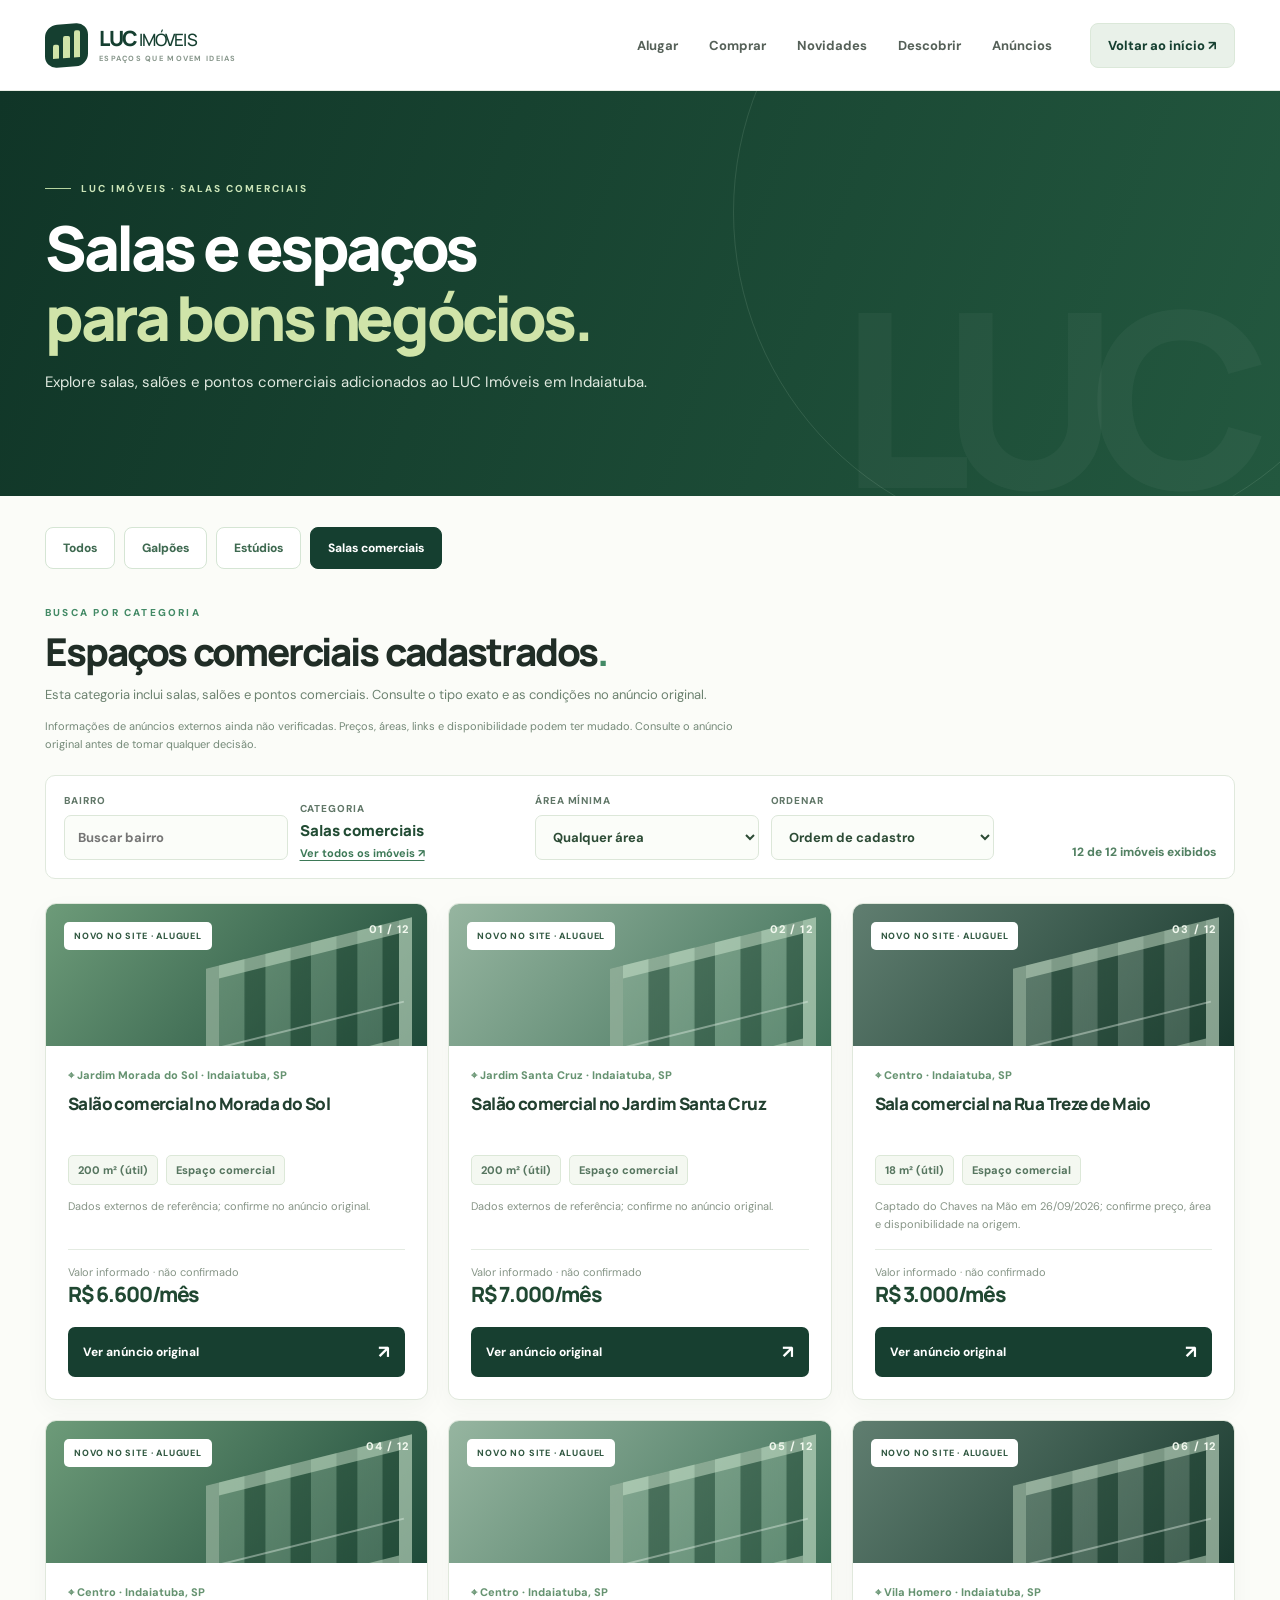
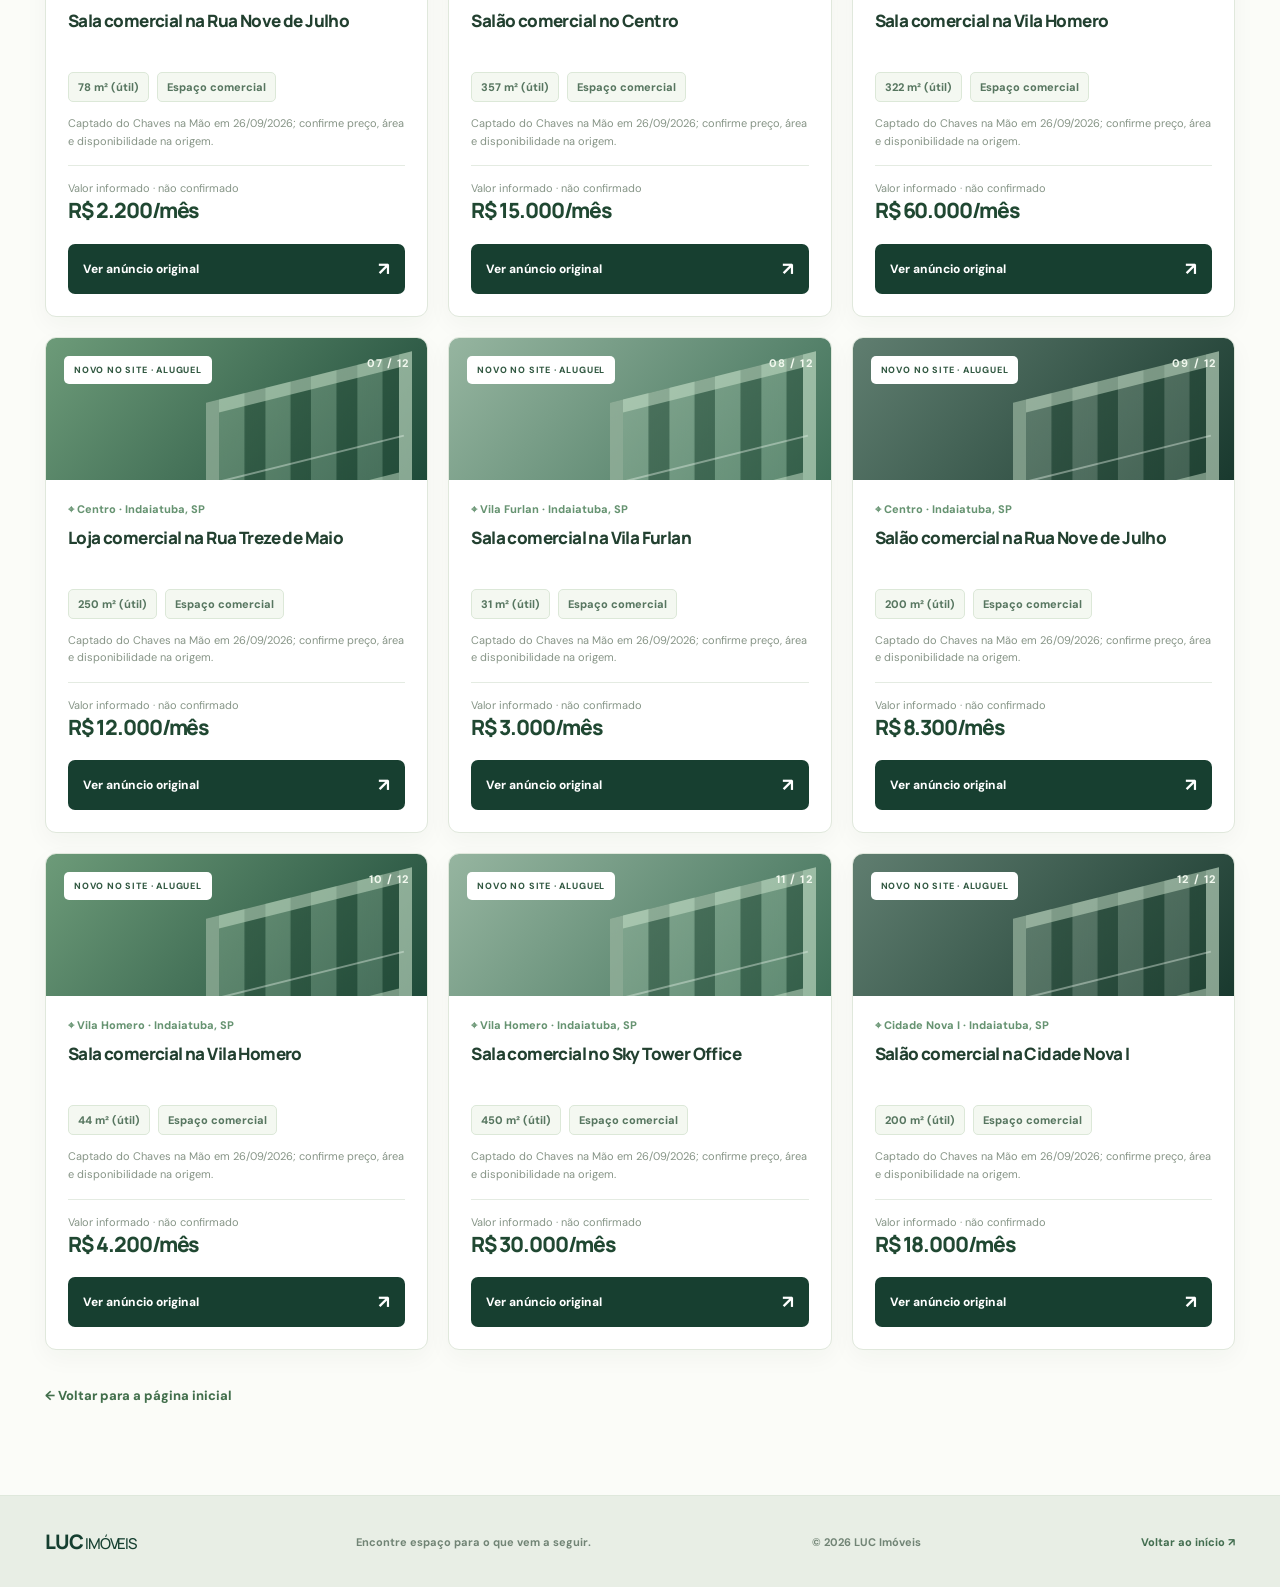
<file: salas-comerciais.html>
<!doctype html>
<html lang="pt-BR">
<head>
  <meta charset="utf-8">
  <meta name="viewport" content="width=device-width, initial-scale=1">
  <meta name="theme-color" content="#153f30">
  <meta name="description" content="Espaços comerciais cadastrados no LUC Imóveis em Indaiatuba, com filtros de bairro e área.">
  <title>Salas comerciais | LUC Imóveis</title>
  <link rel="stylesheet" href="styles.css">
  <link rel="stylesheet" href="lancamentos.css">
  <script src="catalogo.js" defer></script>
</head>
<body data-categoria="comercial">
  <a class="skip-link" href="#catalog-main">Ir para os imóveis</a>
  <header class="site-header">
    <div class="header-inner container">
      <a href="index.html" class="brand" aria-label="LUC Imóveis, início">
        <span class="brand-mark" aria-hidden="true"><span></span><span></span><span></span></span>
        <span class="brand-name">LUC <span>IMÓVEIS</span><small>ESPAÇOS QUE MOVEM IDEIAS</small></span>
      </a>
      <nav class="main-nav" id="main-menu" aria-label="Navegação principal">
        <a class="nav-link" href="index.html#buscar">Alugar</a>
        <a class="nav-link" href="index.html#buscar">Comprar</a>
        <a class="nav-link" href="novidades.html">Novidades</a>
        <a class="nav-link" href="index.html#descobrir">Descobrir</a>
        <a class="nav-link" href="#catalog-main">Anúncios</a>
      </nav>
      <a href="index.html" class="login-button">Voltar ao início ↗</a>
      <button id="catalog-mobile-button" class="catalog-mobile-toggle" type="button" aria-label="Abrir menu" aria-expanded="false" aria-controls="main-menu"><span></span><span></span><span></span></button>
    </div>
  </header>
  <main id="catalog-main">
    <section class="catalog-hero" aria-labelledby="catalog-title">
      <div class="container">
        <span class="catalog-kicker">LUC IMÓVEIS · SALAS COMERCIAIS</span>
        <h1 id="catalog-title">Salas e espaços<br><em>para bons negócios.</em></h1>
        <p>Explore salas, salões e pontos comerciais adicionados ao LUC Imóveis em Indaiatuba.</p>
      </div>
    </section>
    <section class="catalog-main container" aria-labelledby="catalog-list-title">
      <nav class="catalog-category-tabs" aria-label="Explorar tipos de imóvel">
        <a href="novidades.html">Todos</a>
        <a href="galpoes.html">Galpões</a>
        <a href="estudios.html">Estúdios</a>
        <a href="salas-comerciais.html" class="current" aria-current="page">Salas comerciais</a>
      </nav>

      <div class="catalog-heading">
        <div><span class="section-kicker">BUSCA POR CATEGORIA</span><h2 id="catalog-list-title">Espaços comerciais cadastrados<span class="green-period">.</span></h2><p>Esta categoria inclui salas, salões e pontos comerciais. Consulte o tipo exato e as condições no anúncio original.</p><p class="catalog-data-note">Informações de anúncios externos ainda não verificadas. Preços, áreas, links e disponibilidade podem ter mudado. Consulte o anúncio original antes de tomar qualquer decisão.</p></div>
      </div>
      <div class="catalog-controls" aria-label="Filtros da vitrine">
        <label class="catalog-control" for="catalog-bairro">BAIRRO
          <input type="search" id="catalog-bairro" placeholder="Buscar bairro" autocomplete="off">
        </label>
        <div class="catalog-control catalog-current-category"><span>CATEGORIA</span><strong>Salas comerciais</strong><a href="novidades.html">Ver todos os imóveis ↗</a></div>
        <label class="catalog-control" for="catalog-area">ÁREA MÍNIMA
          <select id="catalog-area"><option value="0">Qualquer área</option><option value="100">100 m²</option><option value="200">200 m²</option><option value="300">300 m²</option><option value="500">500 m²</option><option value="1000">1.000 m²</option><option value="1500">1.500 m²</option><option value="2000">2.000 m²</option></select>
        </label>
        <label class="catalog-control" for="catalog-sort">ORDENAR
          <select id="catalog-sort"><option value="original">Ordem de cadastro</option><option value="menor-preco">Menor preço informado</option><option value="maior-area">Maior área informada</option></select>
        </label>
        <output id="catalog-count" class="catalog-count" aria-live="polite">Carregando salas comerciais…</output>
      </div>
      <div class="catalog-grid" id="catalog-cards" aria-label="Salas comerciais adicionados ao catálogo"></div>
      <div id="catalog-empty" class="catalog-empty" hidden>Ainda não temos espaços comerciais cadastrados.</div>
      <noscript><div class="catalog-empty">Ative o JavaScript para visualizar os imóveis.</div></noscript>
      <a class="catalog-back" href="index.html">← Voltar para a página inicial</a>
    </section>
  </main>
  <footer class="site-footer"><div class="container footer-inner">
    <a href="index.html" class="footer-logo">LUC <span>IMÓVEIS</span></a>
    <span>Encontre espaço para o que vem a seguir.</span>
    <span>© <span id="catalog-year">2026</span> LUC Imóveis</span>
    <a class="footer-admin" href="index.html">Voltar ao início ↗</a>
  </div></footer>
</body>
</html>
</file>
<file: styles.css>
@import url('https://fonts.googleapis.com/css2?family=DM+Sans:wght@400;500;600;700&family=Manrope:wght@400;500;600;700;800&display=swap');
:root{--forest:#153f30;--forest-dark:#0e3026;--forest-deep:#102b22;--green:#438a66;--lime:#d0e4a9;--mint:#ecf2e9;--ink:#202d26;--muted:#66746a;--border:#e2e8df;--paper:#fbfcf8;--white:#fff;--shadow:0 22px 66px rgba(19,43,31,.1)}
*{box-sizing:border-box}html{scroll-behavior:smooth;scroll-padding-top:96px}body{margin:0;color:var(--ink);background:var(--paper);font-family:'DM Sans',Arial,sans-serif;-webkit-font-smoothing:antialiased}button,input,select{font:inherit}button,a{-webkit-tap-highlight-color:transparent}a{color:inherit;text-decoration:none}button{cursor:pointer}button:focus-visible,a:focus-visible,input:focus-visible,select:focus-visible{outline:3px solid #78b68d;outline-offset:4px}.container{width:min(1190px,calc(100% - 64px));margin-inline:auto}.skip-link{position:absolute;z-index:50;top:-80px;left:15px;background:#fff;padding:12px}.skip-link:focus{top:12px}.site-header{height:91px;background:#fff;border-bottom:1px solid #e8ede5;position:relative;z-index:20}.header-inner{display:flex;align-items:center;gap:38px;height:100%}.brand{display:inline-flex;align-items:center;gap:11px;flex-shrink:0}.brand-mark{height:43px;width:43px;display:flex;align-items:flex-end;gap:4px;padding:9px 8px;border-radius:12px;background:var(--forest);transform:skewY(-4deg)}.brand-mark span{display:block;width:7px;border-radius:2px 2px 0 0;background:var(--lime)}.brand-mark span:nth-child(1){height:14px}.brand-mark span:nth-child(2){height:22px}.brand-mark span:nth-child(3){height:27px}.brand-name{font-family:Manrope,Arial,sans-serif;font-size:21px;line-height:1;font-weight:800;letter-spacing:-.07em;white-space:nowrap;color:var(--forest)}.brand-name>span{font-weight:500;font-size:17px;letter-spacing:-.055em}.brand-name small{display:block;font-family:'DM Sans',Arial,sans-serif;font-size:7.5px;font-weight:700;letter-spacing:.17em;color:#87968b;margin-top:6px}.main-nav{display:flex;align-items:center;gap:31px;margin-left:auto;height:100%}.nav-link{font-size:13px;font-weight:700;color:#556058;transition:color .2s;position:relative;display:inline-flex;align-items:center;height:100%;white-space:nowrap}.nav-link:hover,.nav-link.active{color:var(--forest)}.nav-link.active:after{content:'';height:3px;width:100%;position:absolute;bottom:-1px;left:0;background:var(--green)}.header-actions{display:flex;align-items:center;gap:21px;padding-left:6px}.text-action{background:none;border:0;color:#425248;font-size:13px;font-weight:700;white-space:nowrap}.login-button{background:#e9f1e9;color:var(--forest);border:1px solid #dbe8d9;border-radius:8px;padding:13px 17px;font-weight:800;font-size:13px;white-space:nowrap;transition:background .2s}.login-button:hover{background:#dcebd9}.login-icon{display:inline-block;font-size:16px;transform:rotate(45deg);margin-right:5px}.mobile-menu-button{display:none}
.hero{position:relative;overflow:hidden;min-height:573px;background:linear-gradient(105deg,#103427 0%,#174d38 56%,#255b47 100%);color:#fff}.hero:before{content:'';position:absolute;width:560px;height:560px;border:1px solid rgba(255,255,255,.09);border-radius:50%;right:-20px;top:-120px}.hero:after{content:'';position:absolute;width:410px;height:410px;border:1px solid rgba(255,255,255,.07);border-radius:50%;right:56px;top:-44px}.hero-content{position:relative;z-index:3;padding-top:119px;padding-bottom:150px}.eyebrow,.section-kicker{font-size:10px;letter-spacing:.22em;font-weight:800}.eyebrow{display:flex;align-items:center;gap:13px;color:#c1d7bc}.eyebrow-line{height:1px;width:25px;background:#a3c39b}.hero h1{font-family:Manrope,Arial,sans-serif;font-weight:800;font-size:clamp(42px,4.4vw,67px);line-height:1.14;letter-spacing:-.055em;margin:22px 0 23px;max-width:670px}.hero h1 em{color:var(--lime);font-style:normal}.hero-content>p{font-size:15px;line-height:1.85;max-width:455px;color:#d9e5db;margin:0}.hero-highlights{display:flex;gap:26px;margin-top:30px;color:#dfebdf;font-size:12px;font-weight:600}.hero-highlights span{display:inline-flex;align-items:center;gap:9px}.hero-highlights i{height:6px;width:6px;border:1px solid #cee0ba;border-radius:50%}.hero-illustration{position:absolute;z-index:1;right:0;top:0;bottom:0;width:61%;pointer-events:none}.illustration-grid{position:absolute;inset:0;background-image:linear-gradient(rgba(231,245,222,.09) 1px,transparent 1px),linear-gradient(90deg,rgba(231,245,222,.09) 1px,transparent 1px);background-size:42px 42px;mask-image:linear-gradient(to right,transparent 0%,#000 62%);opacity:.48}.warehouse-art{position:absolute;bottom:12px;right:-5%;height:92%;width:108%;opacity:.95;filter:drop-shadow(0 35px 24px rgba(5,30,20,.23))}.art-caption{position:absolute;right:52px;bottom:37px;display:flex;align-items:center;gap:15px;letter-spacing:.18em;font-size:9px;font-weight:700;color:rgba(236,245,235,.62)}.art-caption-line{height:1px;width:27px;background:rgba(236,245,235,.55)}.hero-index{position:absolute;bottom:45px;left:calc((100% - min(1190px,100% - 64px))/2);font-size:13px;letter-spacing:.1em;font-weight:800;color:rgba(229,244,225,.96)}.hero-index span{color:#94ae9c;margin:0 9px}.search-overlap{position:relative;z-index:5;margin-top:-75px}.search-panel{background:#fff;border:1px solid #e1e9df;border-radius:13px;padding:30px 35px 20px;box-shadow:var(--shadow)}.search-heading{display:flex;align-items:center;justify-content:space-between}.search-heading h2{font-family:Manrope,Arial,sans-serif;font-size:24px;letter-spacing:-.035em;margin:8px 0 24px;font-weight:800}.section-kicker{color:var(--green)}.search-decoration{font-size:56px;font-weight:300;line-height:.6;color:#d6e8d2}.purpose-tabs{display:flex;align-items:center;gap:33px;border-bottom:1px solid #e9ede7;margin-bottom:22px}.purpose-tab{background:transparent;border:0;border-bottom:3px solid transparent;padding:0 8px 13px;margin-bottom:-1px;font-size:13px;font-weight:800;color:#859186}.purpose-tab.selected{color:var(--forest);border-color:var(--green)}.search-fields{display:grid;grid-template-columns:1.45fr 1.16fr .9fr auto;gap:12px;align-items:end}.field{display:block;min-width:0}.field-label{display:block;color:#62756a;font-size:9px;font-weight:800;letter-spacing:.16em;margin:0 0 9px 3px}.field-control{min-height:54px;display:flex;align-items:center;gap:8px;border:1px solid #dce6dc;border-radius:8px;background:#fcfefa;padding:0 12px}.field-icon{font-size:20px;color:var(--green);flex-shrink:0}.field input,.field select{width:100%;min-width:0;background:transparent;border:0;outline:none;color:#243c2f;font-size:13px;font-weight:700}.field select{appearance:auto;cursor:pointer}.field input::placeholder{color:#92a194}.search-submit{height:54px;min-width:161px;display:flex;align-items:center;justify-content:center;gap:10px;border:1px solid var(--forest);border-radius:8px;background:var(--forest);color:#fff;font-weight:800;font-size:13px;transition:background .2s,transform .2s}.search-submit:hover{background:#236248;transform:translateY(-1px)}.search-submit span{font-size:23px;line-height:1}.search-note{margin:16px 0 0;color:#89968c;font-size:11px}.search-note strong{font-weight:700;color:#647968}
.discover-section{padding-top:105px;padding-bottom:90px}.section-header{display:flex;justify-content:space-between;align-items:end;gap:40px;margin-bottom:32px}.section-header h2{font-family:Manrope,Arial,sans-serif;font-size:clamp(28px,3vw,41px);letter-spacing:-.055em;line-height:1.14;margin:9px 0 0}.green-period{color:var(--green)}.section-header>p{margin:0 0 4px;max-width:337px;font-size:13px;line-height:1.8;color:#7b897c}.category-grid{display:grid;grid-template-columns:repeat(3,minmax(0,1fr));gap:18px}.category-card{position:relative;overflow:hidden;isolation:isolate;height:270px;display:flex;flex-direction:column;justify-content:space-between;background:#dfe7df;border-radius:11px;padding:23px;transition:transform .2s,box-shadow .2s}.category-card:hover{transform:translateY(-4px);box-shadow:0 17px 32px rgba(16,51,38,.1)}.category-galpao{background:linear-gradient(135deg,#d8e5d8,#bbcdbd)}.category-estudio{background:linear-gradient(135deg,#e0e9de,#d0dfcf)}.category-comercial{background:linear-gradient(135deg,#d1ded2,#b2c7b7)}.category-number{font-size:9px;letter-spacing:.17em;font-weight:800;color:#4b765a;z-index:2}.category-graphic{position:absolute;inset:0;overflow:hidden}.mini-roof{position:absolute;bottom:91px;right:23px;width:225px;height:79px;background:#adc4b3;transform:skewY(-17deg);box-shadow:0 -10px #7f9a89}.mini-building{position:absolute;bottom:30px;right:23px;width:225px;height:91px;background:repeating-linear-gradient(90deg,#a0b7a3 0,#a0b7a3 11px,#a7bda9 12px,#a7bda9 24px);transform:skewY(-7deg);border-top:7px solid #64826e}.mini-door{position:absolute;bottom:20px;right:84px;width:80px;height:95px;background:repeating-linear-gradient(0deg,#416c57,#416c57 9px,#669179 10px,#669179 14px);transform:skewY(-7deg)}.studio-window{position:absolute;bottom:27px;right:42px;width:190px;height:181px;border:15px solid #91b097;background:repeating-linear-gradient(90deg,#547f69 0,#547f69 3px,#b8d0bb 4px,#b8d0bb 63px);box-shadow:18px -13px 0 #b0c9b1,28px -22px 0 #95b59f}.studio-panel{position:absolute;bottom:28px;right:150px;width:3px;height:166px;background:#547b65}.commercial-block{position:absolute;bottom:20px;right:48px;width:170px;height:183px;transform:skewY(-9deg);background:repeating-linear-gradient(0deg,#9db69f 0,#9db69f 15px,#d8e4d6 16px,#d8e4d6 24px);box-shadow:29px -23px 0 #8dab92}.commercial-lines{position:absolute;right:73px;bottom:21px;height:185px;width:4px;background:#719a7b;box-shadow:48px 0 #719a7b,96px 0 #719a7b}.category-info{display:block;z-index:2;background:linear-gradient(0deg,rgba(221,237,219,.95),rgba(221,237,219,0));margin:-20px -23px -23px;padding:40px 23px 22px}.category-info strong{display:block;font:800 22px Manrope,Arial,sans-serif;letter-spacing:-.04em;color:#234532}.category-info>span{display:flex;justify-content:space-between;font-size:12px;font-weight:600;margin-top:6px;color:#506e57}.category-info b{font-size:19px;font-weight:400}
.listings-section{background:#f1f5ef;padding:81px 0 96px}.listings-header{margin-bottom:25px}.demo-warning{display:inline-flex;align-items:center;gap:8px;background:#e0ebdd;border:1px solid #d0e1ca;color:#44694d;padding:10px 12px;border-radius:6px;font-size:10px;letter-spacing:.075em;font-weight:800}.demo-warning>span{font-size:17px}.results-message{color:#75867a;font-size:12px;margin:15px 0 23px}.listing-grid{display:grid;grid-template-columns:repeat(3,minmax(0,1fr));gap:20px}.listing-card{background:#fff;border:1px solid #e5ece3;border-radius:10px;overflow:hidden;box-shadow:0 8px 24px rgba(19,55,29,.025)}.listing-art{position:relative;overflow:hidden;height:184px}.listing-badge{position:absolute;top:17px;left:17px;z-index:2;padding:9px 11px;border-radius:4px;background:#fff;color:#416349;letter-spacing:.09em;font-size:9px;font-weight:800}.listing-art-label{position:absolute;bottom:13px;left:17px;font-size:10px;font-weight:800;letter-spacing:.14em;color:rgba(255,255,255,.82)}.art-industrial{background:linear-gradient(133deg,#567d69,#1d513d)}.art-studio{background:linear-gradient(133deg,#adc7ae,#6d9780)}.art-premium{background:linear-gradient(133deg,#496d5e,#172f29)}.industrial-shape{position:absolute;display:block}.industrial-shape-one{right:-40px;bottom:-13px;width:250px;height:152px;border:14px solid rgba(218,236,217,.3);transform:skewY(-18deg);background:repeating-linear-gradient(90deg,transparent,transparent 44px,rgba(221,236,217,.38) 45px,rgba(221,236,217,.38) 47px),repeating-linear-gradient(0deg,rgba(236,248,229,.15) 0,rgba(236,248,229,.15) 13px,rgba(27,80,49,.22) 14px,rgba(27,80,49,.22) 17px)}.industrial-shape-two{right:21px;bottom:-26px;width:193px;height:181px;border:18px solid rgba(228,243,225,.6);transform:skewY(7deg);background:repeating-linear-gradient(90deg,rgba(24,65,41,.26) 0,rgba(24,65,41,.26) 28px,rgba(213,238,221,.64) 29px,rgba(213,238,221,.64) 55px)}.industrial-shape-three{right:30px;bottom:2px;width:235px;height:139px;background:repeating-linear-gradient(90deg,#7c9e8a 0,#7c9e8a 41px,#a9c6ad 42px,#a9c6ad 46px);transform:skewY(-13deg);box-shadow:0 -18px 0 #adc5ae}.listing-body{padding:22px 20px 20px}.listing-location{color:#708a74;font-size:11px;font-weight:800}.listing-body h3{font:800 17px/1.45 Manrope,Arial,sans-serif;letter-spacing:-.035em;color:#253d2d;margin:9px 0 18px;min-height:50px}.listing-specs{display:flex;gap:22px;border-bottom:1px solid #e7ede5;padding-bottom:17px;font-size:12px;color:#7a8b7b;font-weight:700}.listing-bottom{display:flex;align-items:center;justify-content:space-between;padding-top:16px}.listing-bottom>span:first-child{font-size:10px;color:#95a294}.listing-bottom strong{display:block;margin-top:4px;font:800 19px Manrope,Arial,sans-serif;color:var(--forest);letter-spacing:-.04em}.listing-arrow{display:grid;place-items:center;border:1px solid #d9e7db;height:37px;width:37px;border-radius:50%;color:var(--green);font-size:19px}.empty-state{background:#fff;border:1px solid #e3ebdf;border-radius:9px;padding:30px;color:#436147}.empty-state[hidden],.listing-card[hidden]{display:none}.empty-state strong{font:800 19px Manrope,Arial,sans-serif}.empty-state p{font-size:13px;color:#768977}.empty-state a{display:inline-block;color:var(--green);font-size:12px;font-weight:800;margin-top:8px}
.launch-section{padding-block:85px}.launch-panel{position:relative;isolation:isolate;overflow:hidden;display:flex;align-items:center;justify-content:space-between;gap:30px;min-height:230px;padding:36px 48px;border-radius:12px;background:var(--forest);color:#fff}.launch-panel>.section-kicker{position:absolute;top:33px;left:48px;color:#b6d7a8}.launch-panel h2{font:800 clamp(23px,2.8vw,35px)/1.24 Manrope,Arial,sans-serif;letter-spacing:-.045em;margin:26px 0 9px}.launch-panel h2 em{font-style:normal;color:var(--lime)}.launch-panel p{font-size:12px;max-width:410px;line-height:1.7;color:#d2e2d4}.launch-panel>a{flex-shrink:0;z-index:2;padding:15px 18px;background:var(--lime);border-radius:7px;color:#244c33;font-size:12px;font-weight:800}.launch-panel>a span{margin-left:22px}.launch-outline{position:absolute;right:8px;bottom:-48px;font:800 220px Manrope,Arial,sans-serif;letter-spacing:-.12em;color:rgba(218,236,220,.05);z-index:-1}.site-footer{background:#e8eee5;border-top:1px solid #dfe8dc;padding:32px 0}.footer-inner{display:flex;justify-content:space-between;align-items:center;gap:22px;flex-wrap:wrap}.footer-logo{font:800 20px Manrope,Arial,sans-serif;letter-spacing:-.06em;color:var(--forest)}.footer-logo span{font-weight:500;font-size:15px}.footer-inner>span{font-size:11px;font-weight:700;color:#718475}.footer-admin{border:0;background:transparent;color:#436e50;font-size:11px;font-weight:800}.soon-dialog{width:min(420px,calc(100% - 28px));border:1px solid #dce9d8;box-shadow:0 20px 90px rgba(8,30,18,.26);border-radius:13px;padding:30px;color:var(--ink)}.soon-dialog::backdrop{background:rgba(10,30,20,.55)}.soon-dialog form{position:relative}.soon-dialog h2{font:800 27px Manrope,Arial,sans-serif;letter-spacing:-.055em}.soon-dialog p{color:#637668;font-size:14px;line-height:1.7}.close-dialog{position:absolute;right:-7px;top:-13px;border:0;background:none;font-size:29px;color:#64806b}.dialog-okay{border:0;border-radius:7px;background:var(--forest);color:#fff;padding:12px 23px;font-weight:700;margin-top:8px}
@media(max-width:1100px){.header-inner{gap:19px}.main-nav{gap:18px}.header-actions{gap:9px}.brand-name{font-size:18px}.brand-name>span{font-size:15px}.nav-link{font-size:12px}.hero-illustration{right:-110px;opacity:.68}.search-fields{grid-template-columns:1.3fr 1fr 1fr}.search-submit{grid-column:1/-1;width:100%}}
@media(max-width:800px){.container{width:min(100% - 36px,620px)}.site-header{height:76px}.header-inner{gap:10px}.brand-mark{width:37px;height:37px;padding:7px}.brand-name{font-size:19px}.brand-name>span{font-size:15px}.header-actions{margin-left:auto;gap:5px}.text-action{display:none}.login-button{font-size:12px;padding:10px 13px}.mobile-menu-button{display:flex;flex-direction:column;justify-content:center;gap:4px;width:38px;height:38px;padding:9px;border:1px solid #e0eae0;border-radius:7px;background:#f6faf4;order:3}.mobile-menu-button span{display:block;height:2px;background:#37634a;border-radius:2px}.main-nav{display:none;position:absolute;top:76px;right:0;left:0;height:auto;background:#fff;border-bottom:1px solid var(--border);padding:9px 18px 20px;box-shadow:0 19px 28px rgba(14,48,27,.11);margin:0;flex-direction:column;align-items:stretch;gap:0}.main-nav.open{display:flex}.nav-link{height:auto;padding:14px 10px;font-size:14px}.nav-link.active:after{height:2px;width:32px;bottom:6px;left:10px}.hero{min-height:580px}.hero-content{padding-top:77px;padding-bottom:207px}.hero h1{font-size:clamp(39px,9vw,59px);max-width:570px}.hero-content>p{font-size:13px;max-width:440px}.hero-illustration{width:100%;right:-130px;top:215px;opacity:.45}.warehouse-art{height:90%;bottom:-115px}.hero-index{left:18px;bottom:91px}.art-caption{display:none}.search-overlap{margin-top:-65px}.search-panel{padding:24px 22px}.search-fields{grid-template-columns:1fr 1fr}.field-location{grid-column:1/-1}.search-submit{grid-column:1/-1}.discover-section{padding-top:68px;padding-bottom:70px}.section-header{align-items:start;flex-direction:column;gap:12px}.section-header>p{max-width:530px}.category-grid,.listing-grid{grid-template-columns:repeat(2,minmax(0,1fr))}.category-card{height:250px}.launch-panel{padding:38px 28px;align-items:start;flex-direction:column}.launch-panel>.section-kicker{left:28px}.launch-panel>a{margin-top:7px}}
@media(max-width:530px){.container{width:calc(100% - 28px)}.brand-name small{font-size:6px}.brand{gap:8px}.brand-mark{height:34px;width:34px}.brand-name{font-size:17px}.brand-name>span{font-size:13px}.hero{min-height:530px}.hero-content{padding-top:66px;padding-bottom:160px}.hero h1{font-size:clamp(37px,9.4vw,49px)}.hero-highlights{gap:14px;flex-wrap:wrap;font-size:10px}.hero-illustration{right:-200px;top:206px;width:150%;opacity:.29}.hero-index{bottom:82px}.search-panel{padding:23px 17px 17px}.search-heading h2{font-size:21px}.search-decoration{display:none}.purpose-tabs{gap:12px}.purpose-tab{font-size:12px;padding-inline:3px}.search-fields{grid-template-columns:1fr}.field-location{grid-column:auto}.field-control{min-height:49px}.search-submit{height:51px}.section-header h2{font-size:30px}.category-grid,.listing-grid{grid-template-columns:1fr}.category-card{height:246px}.listing-art{height:204px}.listing-body h3{min-height:0}.launch-section{padding-block:58px}.launch-panel{min-height:258px}.footer-inner{align-items:start;flex-direction:column;gap:13px}}
@media(prefers-reduced-motion:reduce){html{scroll-behavior:auto}*,*:before,*:after{transition:none!important}}
</file>
<file: lancamentos.css>
/* Página de referências experimentais; mantém a identidade da home. */
.catalog-hero{position:relative;overflow:hidden;background:linear-gradient(110deg,#103527,#23583f);color:#fff;padding:82px 0 100px}
.catalog-hero:before{content:"";position:absolute;right:-115px;top:-210px;width:660px;height:660px;border:1px solid #d6eed21f;border-radius:50%}
.catalog-hero:after{content:"LUC";position:absolute;right:3%;bottom:-65px;font:800 clamp(110px,19vw,270px) Manrope,Arial,sans-serif;letter-spacing:-.12em;color:#ffffff0a;pointer-events:none}
.catalog-hero .container{position:relative;z-index:1}
.catalog-kicker{display:inline-flex;align-items:center;gap:10px;color:#cbe4b8;font-size:10px;font-weight:800;letter-spacing:.2em}
.catalog-kicker:before{content:"";height:1px;width:26px;background:#b6d49f}
.catalog-hero h1{font:800 clamp(39px,5vw,62px)/1.13 Manrope,Arial,sans-serif;letter-spacing:-.055em;margin:18px 0 16px}
.catalog-hero h1 em{font-style:normal;color:#d0e4a9}
.catalog-hero p{max-width:650px;color:#e0eae0;font-size:15px;line-height:1.8;margin:0}
.catalog-main{padding:0 0 90px}
.catalog-notice{position:relative;margin-top:-39px;padding:22px 26px;background:#eff7ea;border:1px solid #cfdfc7;border-left:5px solid #4a9568;box-shadow:0 12px 35px #153c2815;border-radius:9px;font-size:13px;line-height:1.7;color:#395a43}
.catalog-notice strong{color:#214730}
.catalog-heading{display:flex;justify-content:space-between;gap:22px;align-items:end;margin:58px 0 22px}
.catalog-heading h2{font:800 clamp(27px,3vw,39px)/1.16 Manrope,Arial,sans-serif;letter-spacing:-.05em;margin:9px 0}
.catalog-heading p{color:#6c8270;font-size:13px;line-height:1.65;margin:0}
.catalog-controls{display:flex;flex-wrap:wrap;gap:12px;align-items:end;padding:18px;margin-bottom:24px;border:1px solid #e0e9dd;background:#fff;border-radius:10px}
.catalog-control{display:flex;flex:1 1 165px;flex-direction:column;gap:8px;min-width:150px;color:#617768;font-size:10px;font-weight:800;letter-spacing:.09em}
.catalog-control input,.catalog-control select{width:100%;min-height:45px;border:1px solid #dce7d9;border-radius:7px;background:#fbfdf9;color:#2c4b35;padding:0 13px;font:700 13px 'DM Sans',Arial,sans-serif;letter-spacing:normal}
.catalog-count{flex:0 1 210px;margin-left:auto;text-align:right;color:#538163;font-size:12px;font-weight:800}
.catalog-grid{display:grid;grid-template-columns:repeat(3,minmax(0,1fr));gap:20px}
.catalog-card{display:flex;flex-direction:column;min-width:0;background:#fff;border:1px solid #e0e8dc;border-radius:11px;overflow:hidden;box-shadow:0 8px 25px #183e210a;transition:transform .2s,box-shadow .2s}
.catalog-card:hover{transform:translateY(-3px);box-shadow:0 16px 40px #1538221b}
.catalog-art{position:relative;display:flex;justify-content:space-between;align-items:flex-start;min-height:142px;padding:18px;background:linear-gradient(130deg,#6d9b79,#1e4a39);overflow:hidden}
.catalog-card:nth-child(3n+2) .catalog-art{background:linear-gradient(130deg,#96b5a0,#3f7058)}
.catalog-card:nth-child(3n) .catalog-art{background:linear-gradient(130deg,#607e70,#19392e)}
.catalog-art:before{content:"";position:absolute;right:15px;bottom:-28px;width:180px;height:105px;transform:skewY(-14deg);border:13px solid #d2e8d27a;background:repeating-linear-gradient(90deg,#bad6bd3a 0 25px,#24493677 26px 46px)}
.catalog-art:after{content:"";position:absolute;right:20px;bottom:18px;height:2px;width:210px;background:#e2eee46b;transform:rotate(-14deg)}
.catalog-art span{position:relative;z-index:1;padding:8px 10px;border-radius:5px;background:#fff;color:#315841;font-size:9px;letter-spacing:.09em;font-weight:800}
.catalog-art small{position:relative;z-index:1;color:#f1f8ee;font-size:11px;letter-spacing:.1em;font-weight:800}
.catalog-card-body{display:flex;flex-direction:column;flex:1;padding:22px}
.catalog-neighborhood{font-size:11px;font-weight:800;color:#669371}
.catalog-card h3{min-height:49px;margin:10px 0 14px;color:#224030;font:800 17px/1.45 Manrope,Arial,sans-serif;letter-spacing:-.035em}
.catalog-tags{display:flex;flex-wrap:wrap;gap:8px;margin-bottom:13px}
.catalog-tags span{border:1px solid #dce8d8;border-radius:5px;padding:7px 9px;background:#f4f8f1;color:#577660;font-size:11px;font-weight:800}
.catalog-card-note{font-size:11px;line-height:1.6;color:#869486;margin:0 0 15px}
.catalog-price{border-top:1px solid #e4ebe2;padding-top:15px;margin-top:auto;color:#869587;font-size:11px}
.catalog-price strong{display:block;color:#204832;font:800 21px/1.5 Manrope,Arial,sans-serif;letter-spacing:-.05em}
.catalog-action{display:flex;align-items:center;justify-content:space-between;gap:12px;margin-top:17px;border-radius:7px;background:#173f30;padding:13px 15px;color:#fff;font-size:12px;font-weight:800}
.catalog-action:hover{background:#29674a}
.catalog-action span{font-size:18px}
.catalog-empty{border:1px solid #dae9d6;border-radius:10px;background:#fff;padding:30px;color:#48634d;font-size:14px}
.catalog-empty[hidden],.catalog-card[hidden]{display:none}
.catalog-back{display:inline-flex;gap:9px;margin-top:37px;color:#416e4b;font-size:13px;font-weight:800}
.catalog-mobile-toggle{display:none}
@media(max-width:980px){.catalog-grid{grid-template-columns:repeat(2,minmax(0,1fr))}.catalog-count{margin-left:0;text-align:left}.catalog-main{padding-bottom:70px}}
@media(max-width:800px){.catalog-mobile-toggle{display:flex;flex-direction:column;justify-content:center;gap:4px;margin-left:auto;width:38px;height:38px;padding:9px;border:1px solid #d7e7d7;background:#f4faf3;border-radius:7px}.catalog-mobile-toggle span{height:2px;background:#316146}.catalog-hero{padding:60px 0 79px}.catalog-heading{margin-top:42px}.catalog-control{flex-basis:calc(50% - 12px)}}
@media(max-width:560px){.catalog-hero{padding:51px 0 72px}.catalog-hero p{font-size:13px}.catalog-notice{padding:17px}.catalog-heading{flex-direction:column;align-items:start}.catalog-grid{grid-template-columns:1fr}.catalog-control{flex-basis:100%}.catalog-count{flex-basis:100%}.catalog-card h3{min-height:0}.catalog-art{min-height:160px}}
@media(prefers-reduced-motion:reduce){.catalog-card{transition:none}}

/* Aviso de procedência discreto, sem faixa de prévia. */
.catalog-heading .catalog-data-note{margin-top:12px;max-width:690px;color:#748978;font-size:11px;line-height:1.65}

/* Navegação entre todas as categorias, compartilhada com Novidades. */
.catalog-category-tabs{display:flex;flex-wrap:wrap;gap:9px;margin:31px 0 2px}
.catalog-category-tabs a{display:inline-flex;align-items:center;min-height:42px;padding:10px 17px;border-radius:8px;border:1px solid #d5e5d4;background:#fff;color:#3e6950;font-size:12px;font-weight:800;transition:background .18s,color .18s}
.catalog-category-tabs a:hover{background:#eaf3e8}
.catalog-category-tabs a.current{background:#153f30;border-color:#153f30;color:#fff}
.catalog-category-tabs+.catalog-heading{margin-top:31px}
.catalog-current-category{justify-content:center;gap:5px}
.catalog-current-category strong{color:#214b33;font:800 15px Manrope,Arial,sans-serif;letter-spacing:normal}
.catalog-current-category a{font-size:11px;font-weight:700;color:#3d7957;letter-spacing:normal;text-decoration:underline;text-underline-offset:3px}
@media(max-width:560px){.catalog-category-tabs{gap:7px}.catalog-category-tabs a{padding:9px 12px;font-size:11px}}
</file>
